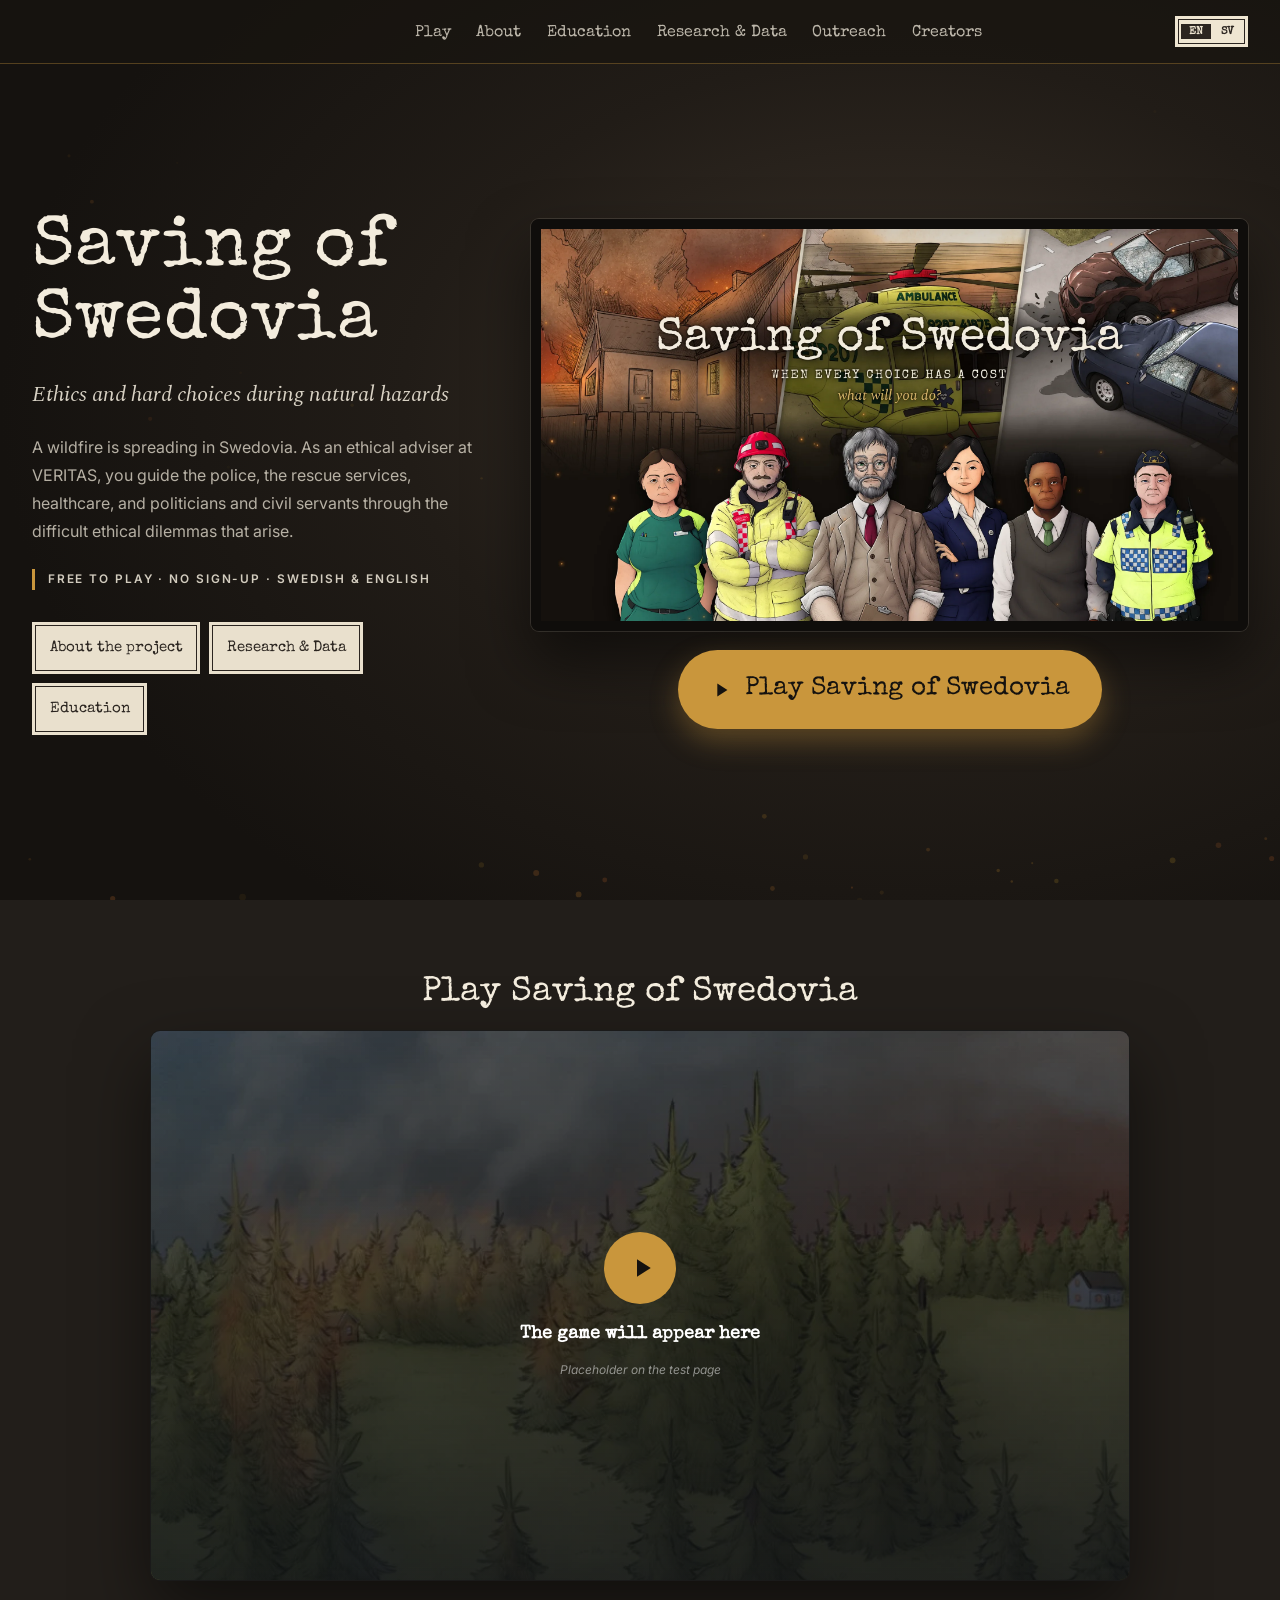
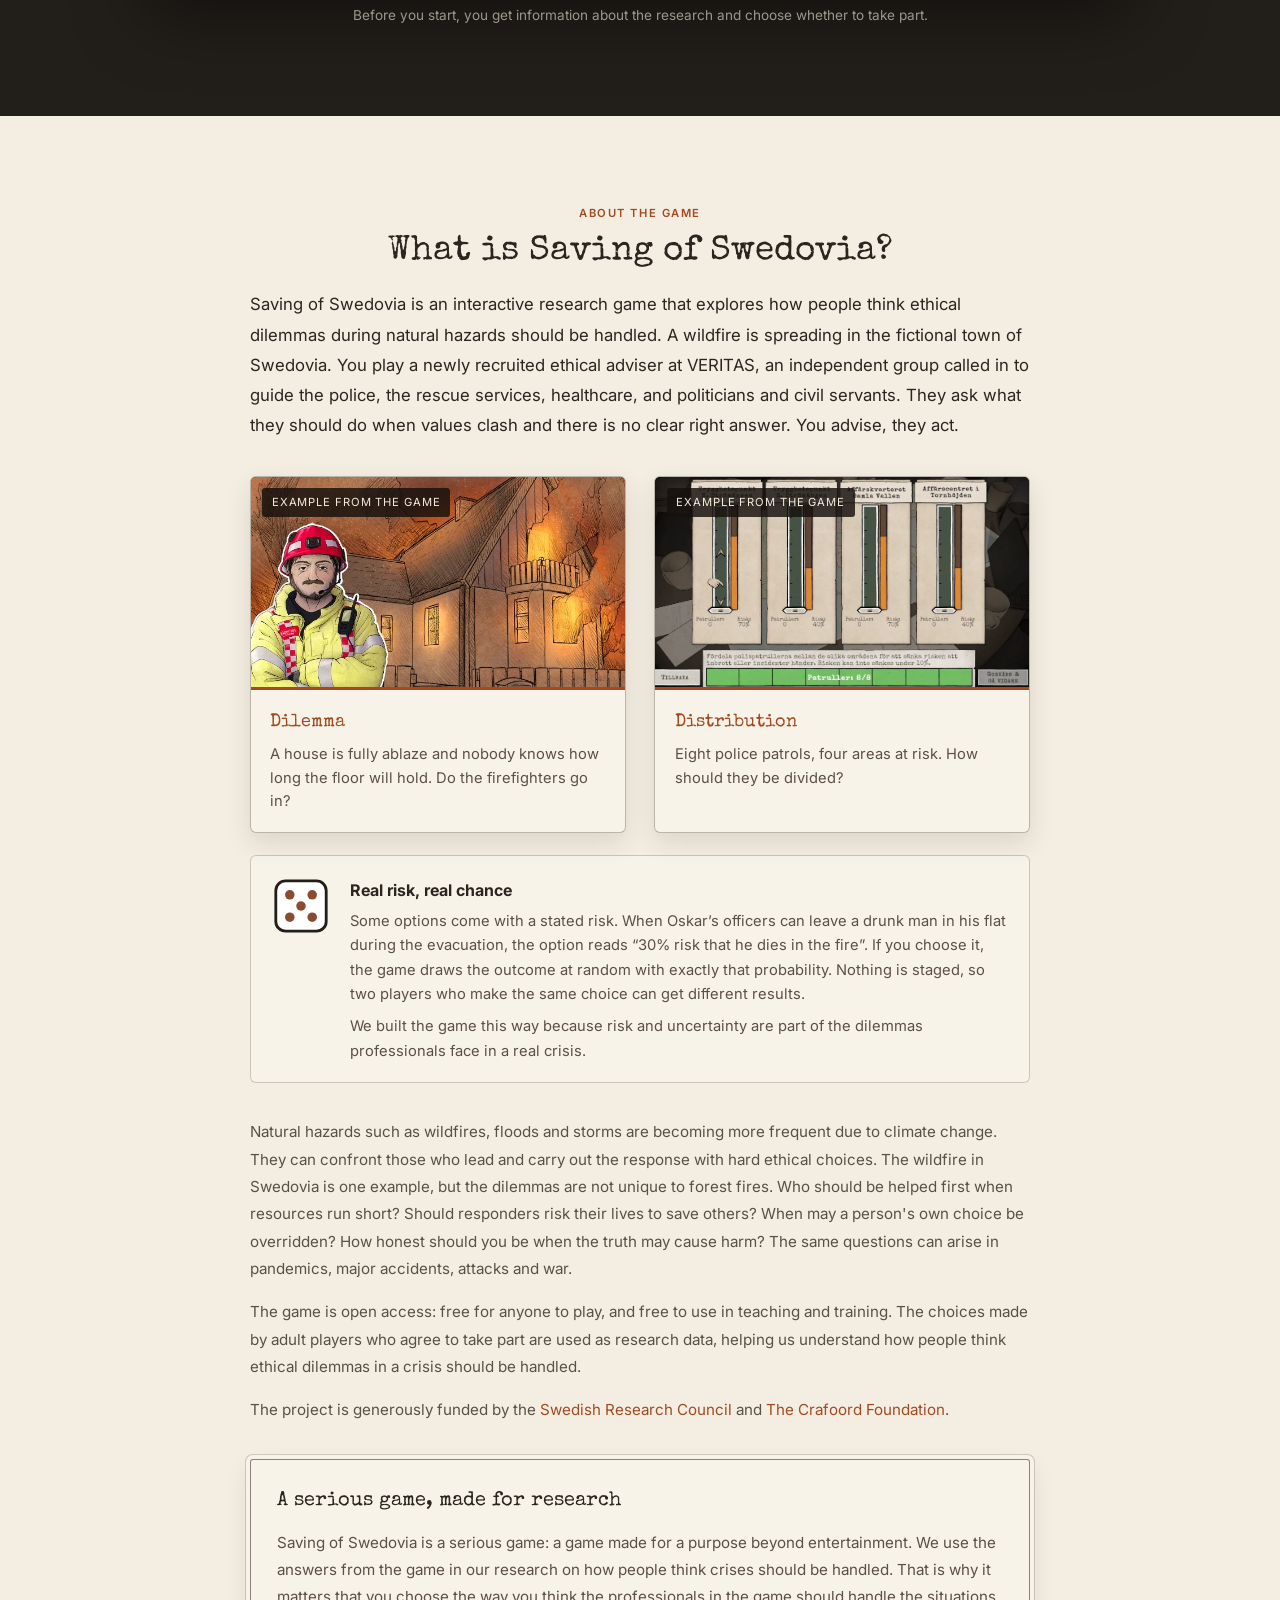
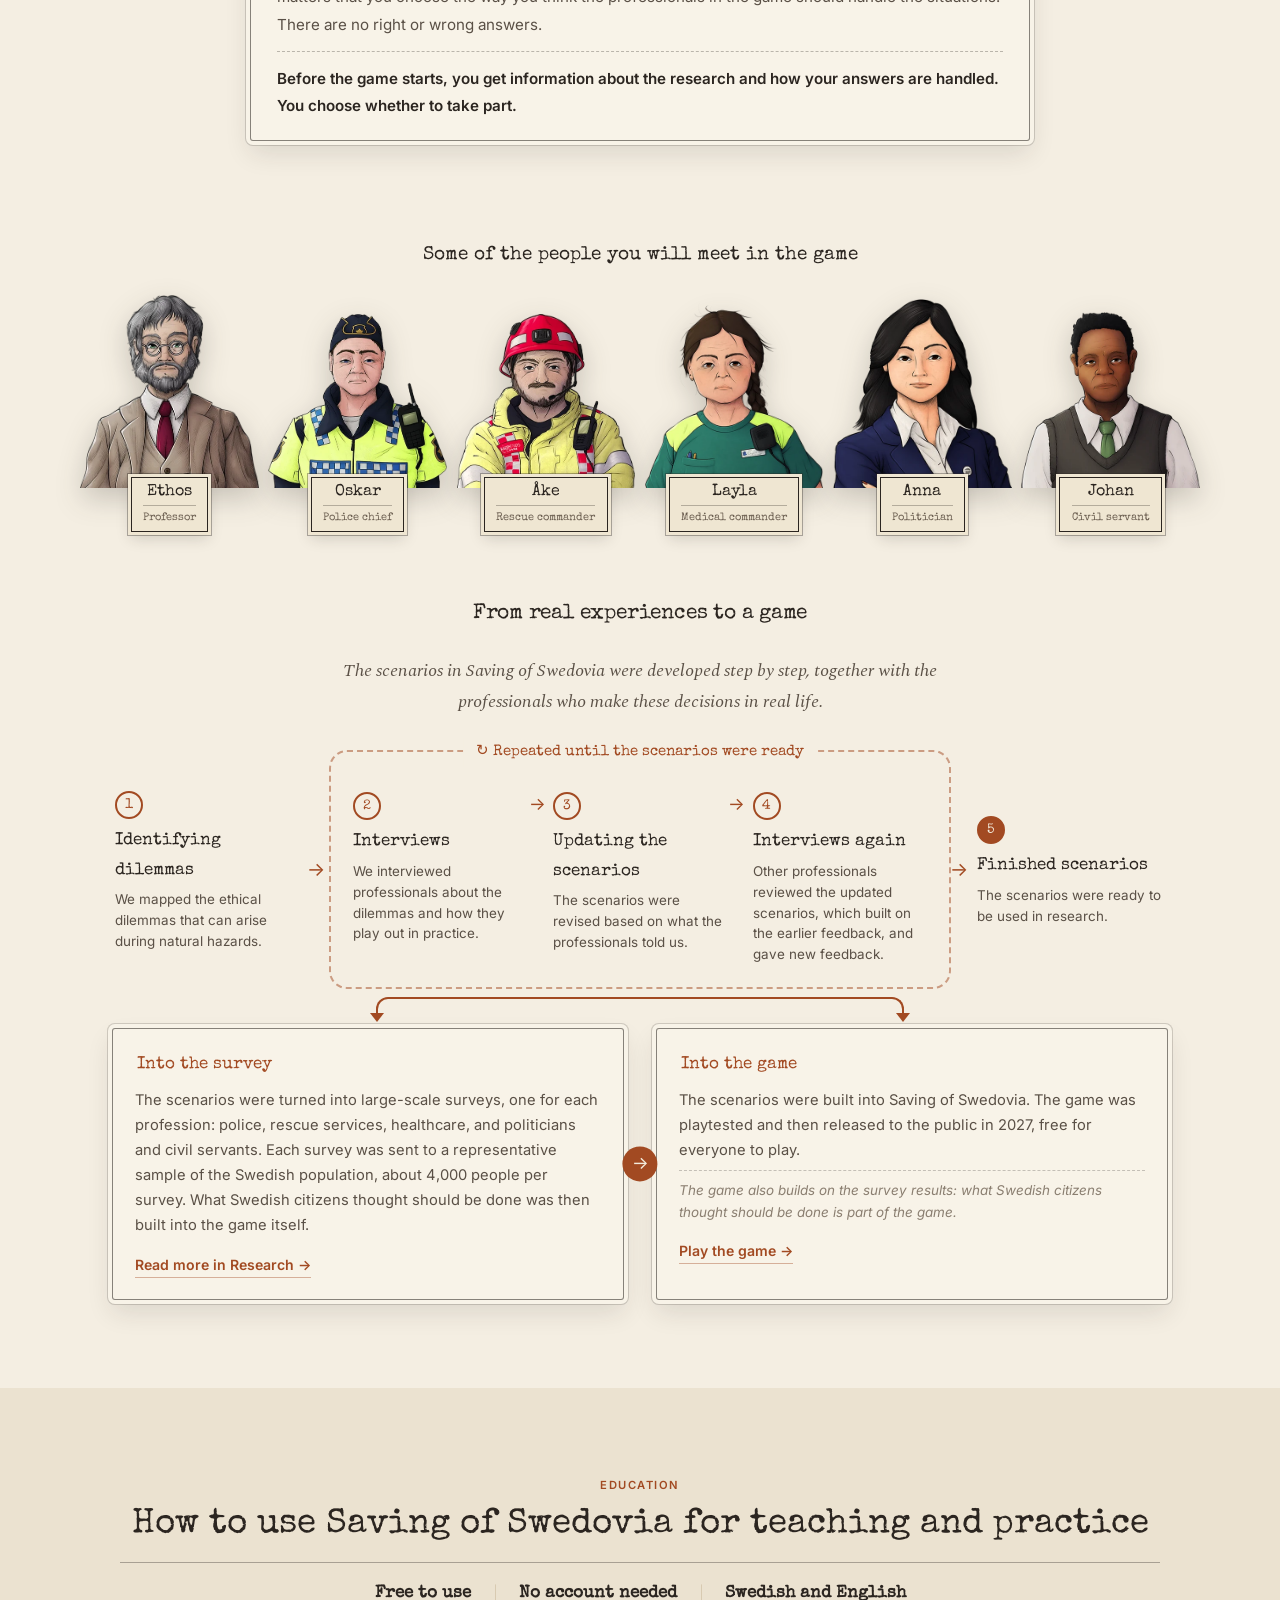
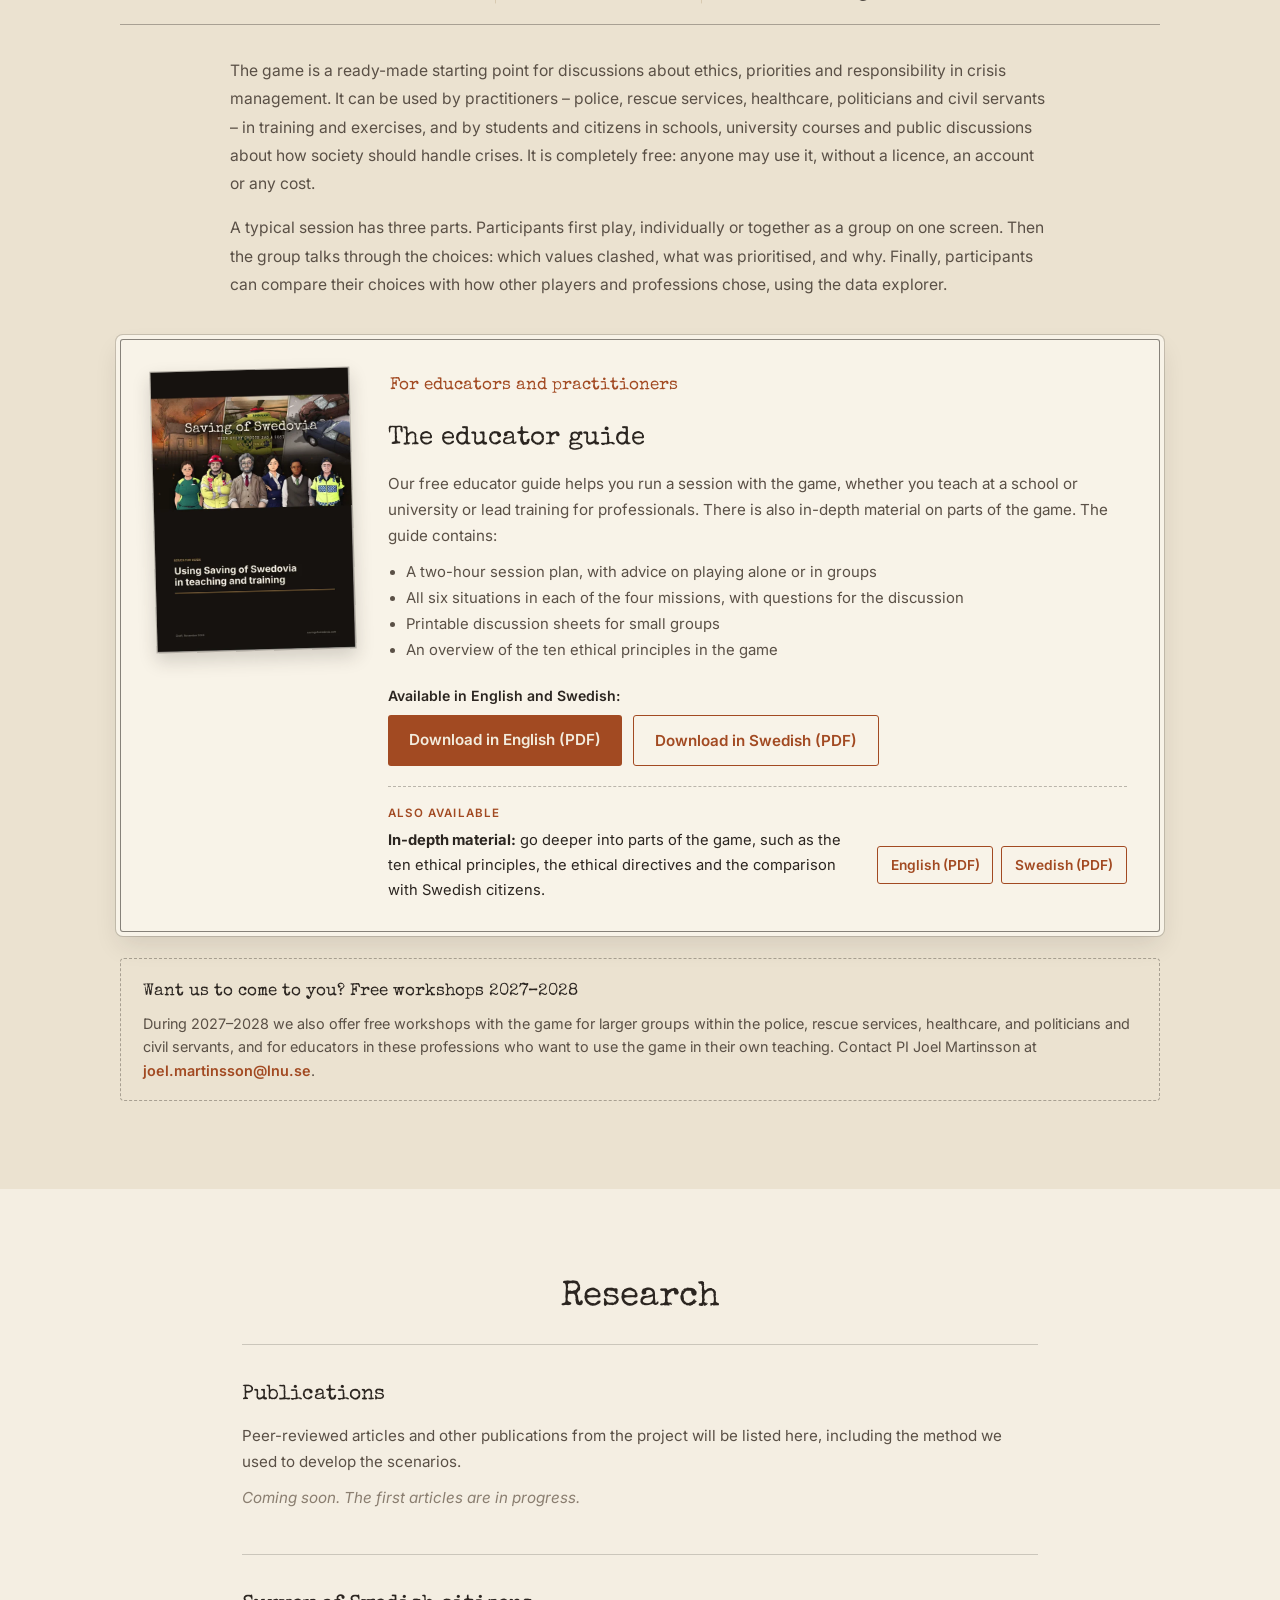
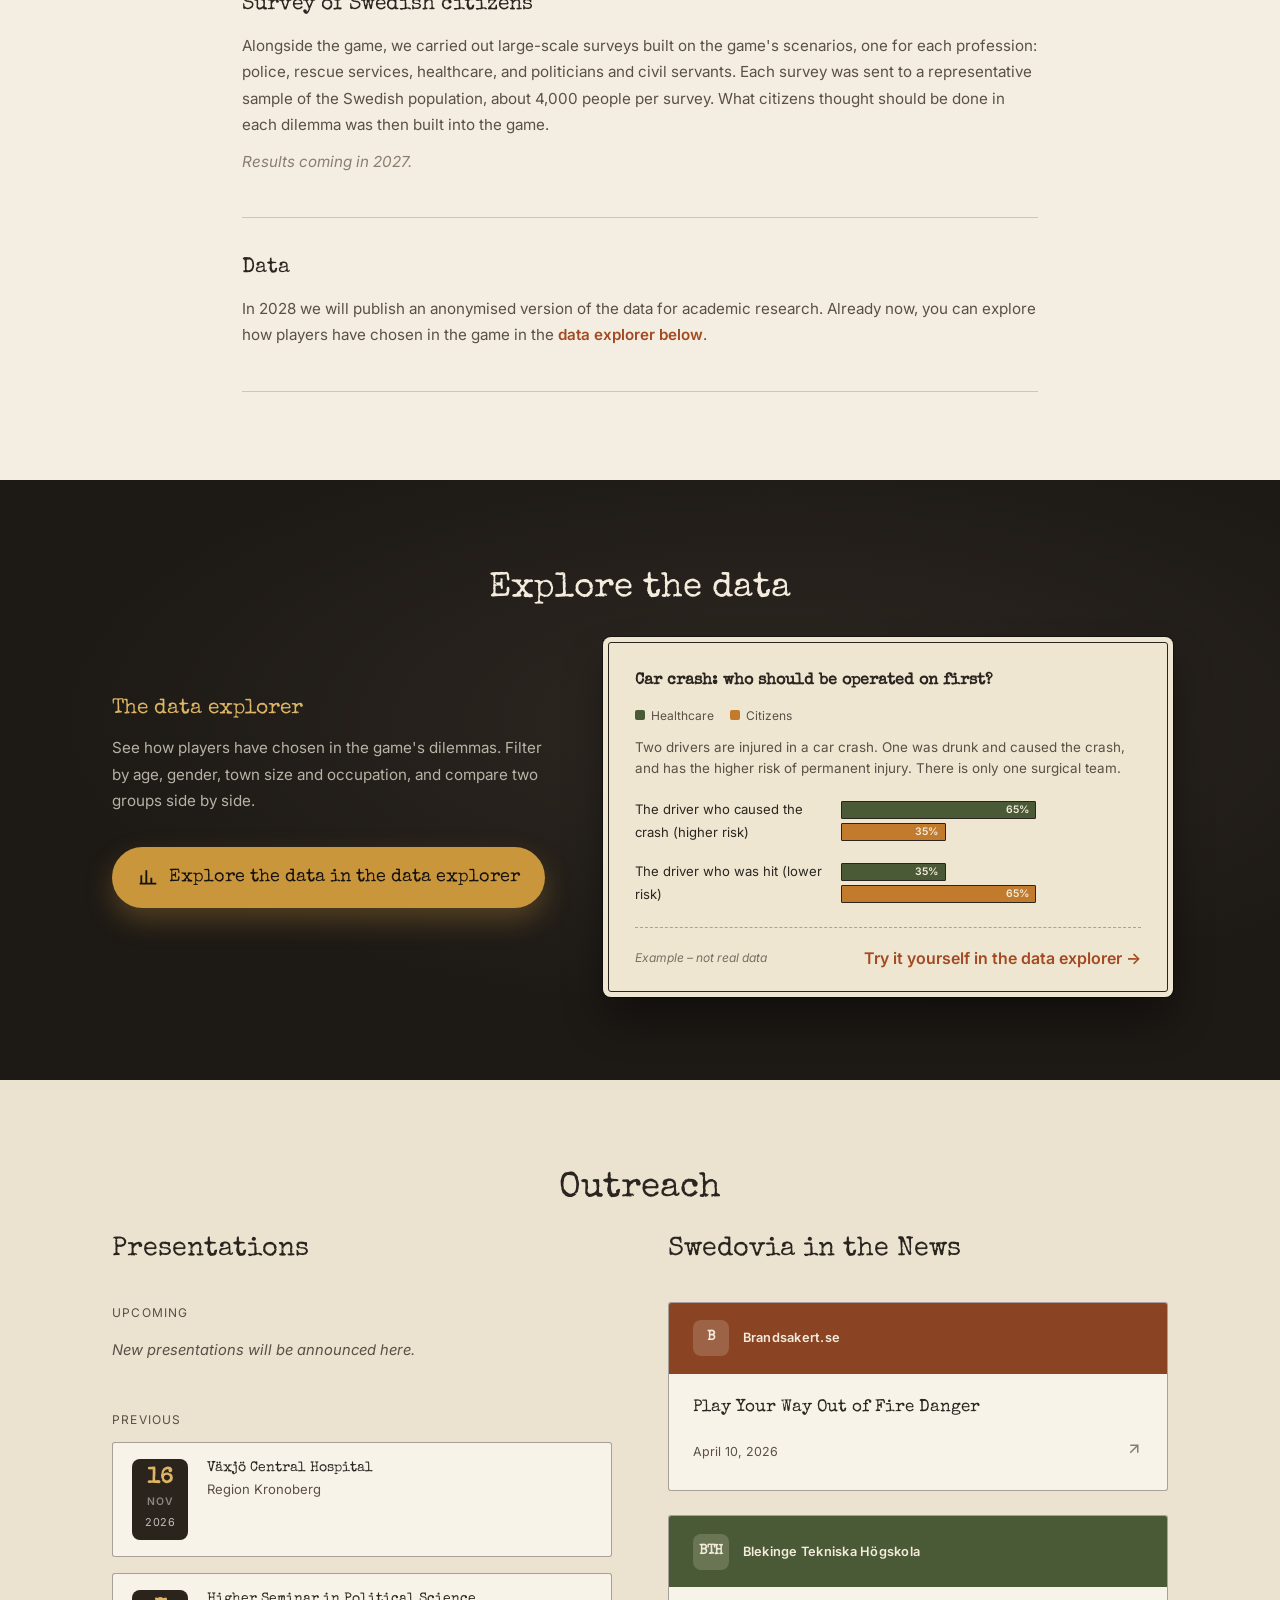
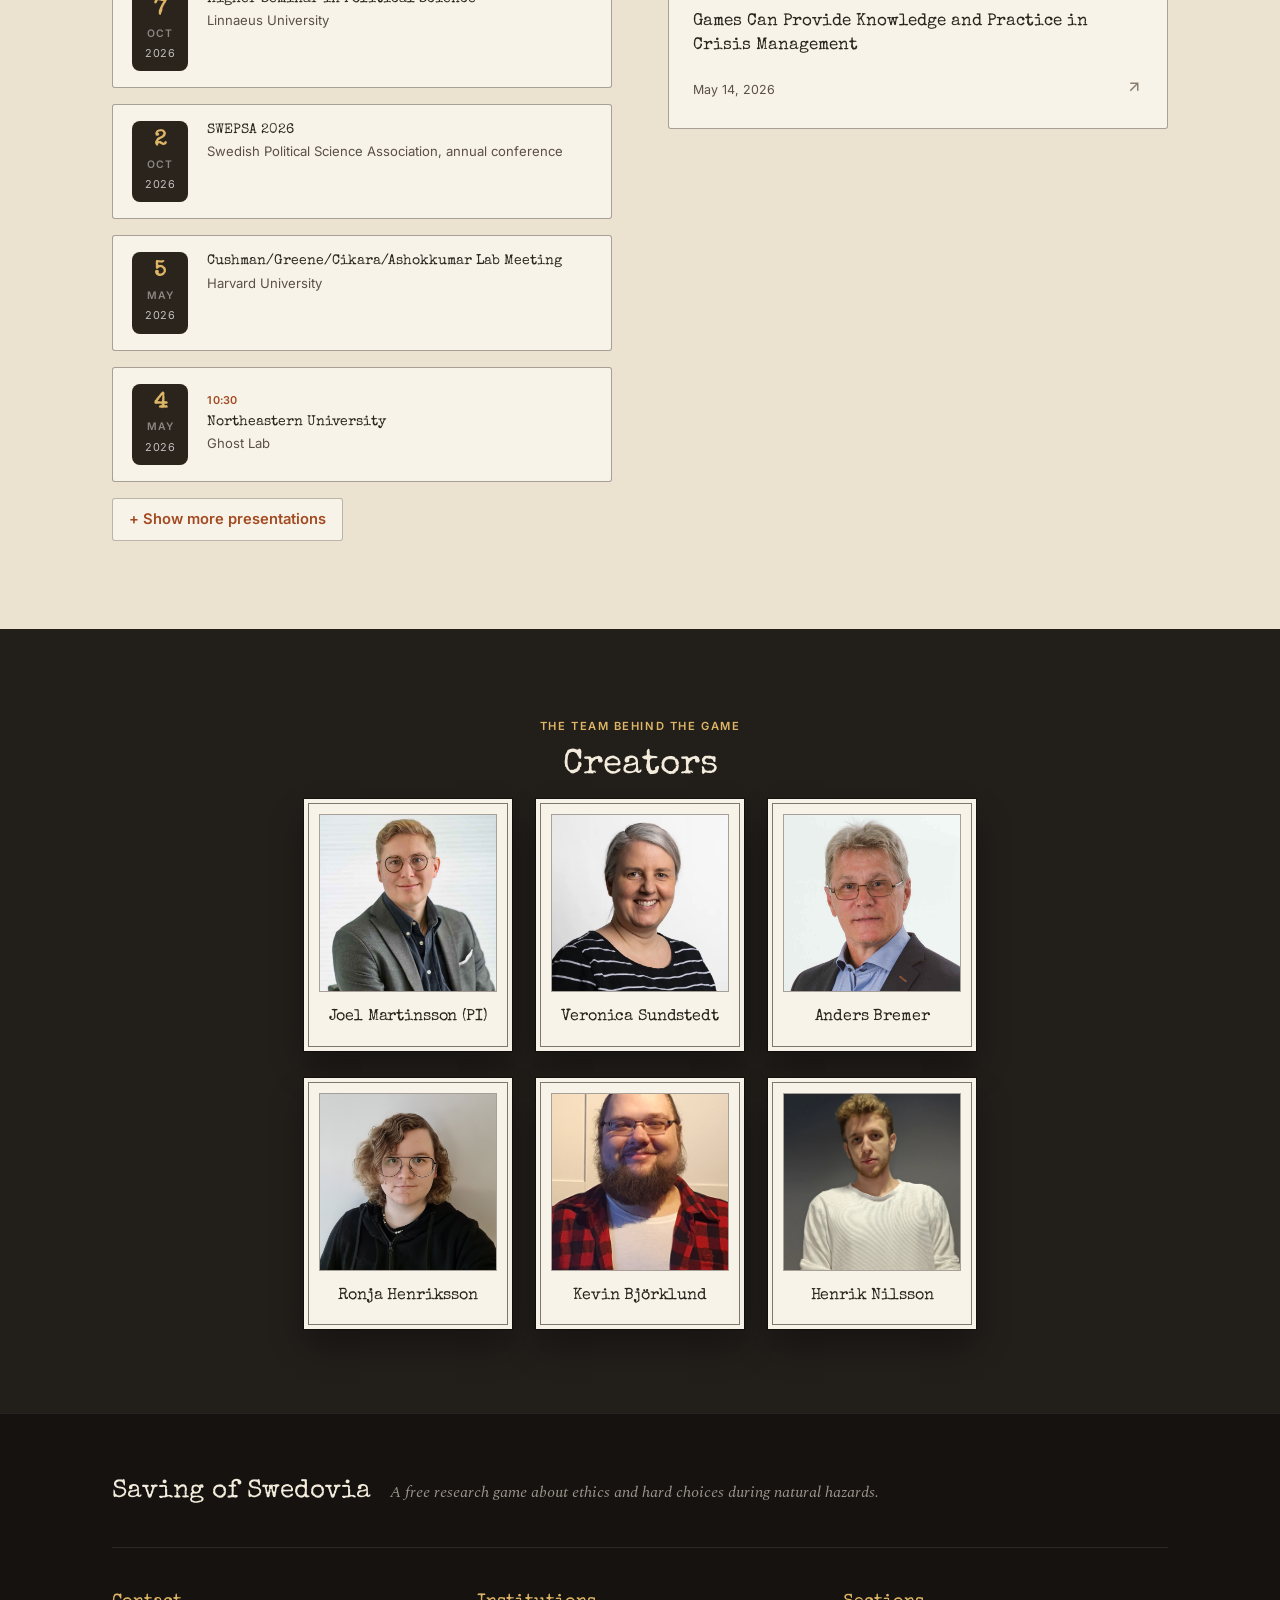
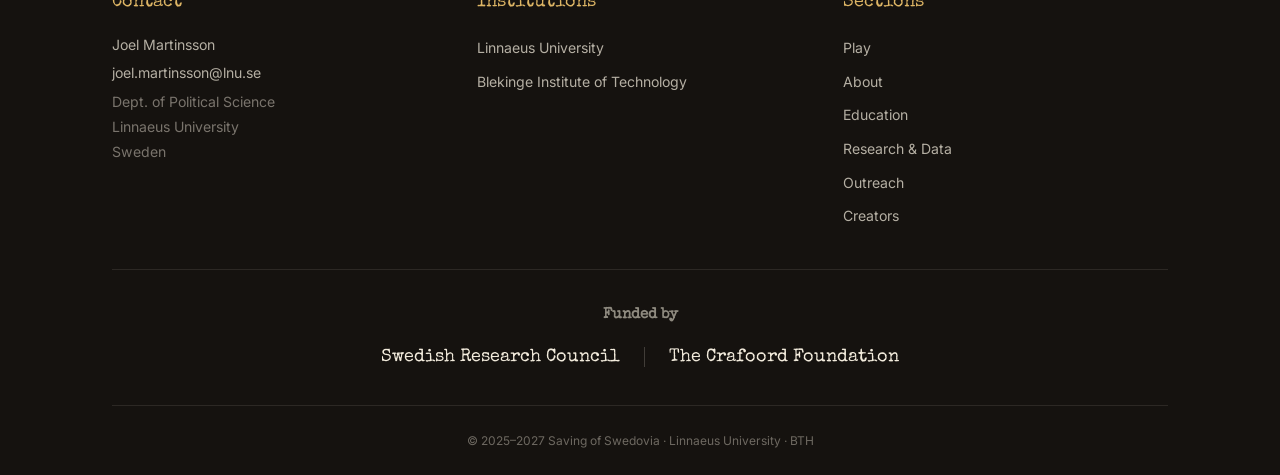
<file: index.html>
<!DOCTYPE html>
<html lang="en">
<head>
    <meta charset="UTF-8">
    <meta name="viewport" content="width=device-width, initial-scale=1.0">
    <title>Saving of Swedovia</title>
    <meta name="description" content="Saving of Swedovia is a free, open-access research game about ethical decision-making during natural hazards. Funded by the Swedish Research Council and the Crafoord Foundation.">
    <link rel="canonical" href="https://savingofswedovia.com/">

    <!-- Open Graph (Facebook, LinkedIn, etc.) -->
    <meta property="og:type" content="website">
    <meta property="og:url" content="https://savingofswedovia.com/">
    <meta property="og:title" content="Saving of Swedovia — A Free Research Game on Ethical Crisis Decisions">
    <meta property="og:description" content="A free, open-access game exploring how people think ethical dilemmas during natural hazards should be handled. A research project by Linnaeus University and BTH.">
    <meta property="og:image" content="https://savingofswedovia.com/images/og-image.png">
    <meta property="og:locale" content="en_US">
    <meta property="og:locale:alternate" content="sv_SE">
    <meta property="og:site_name" content="Saving of Swedovia">

    <!-- Twitter Card -->
    <meta name="twitter:card" content="summary_large_image">
    <meta name="twitter:title" content="Saving of Swedovia — A Free Research Game on Ethical Crisis Decisions">
    <meta name="twitter:description" content="A free, open-access game exploring how people think ethical dilemmas during natural hazards should be handled.">
    <meta name="twitter:image" content="https://savingofswedovia.com/images/og-image.png">

    <!-- Additional SEO -->
    <meta name="keywords" content="Saving of Swedovia, research game, serious game, ethical decision-making, natural hazards, wildfire, crisis management, education, simulation game, Swedish Research Council, Linnaeus University, BTH">
    <meta name="author" content="Joel Martinsson, Linnaeus University">
    <meta name="robots" content="index, follow">
    <meta name="google-site-verification" content="d3yPcQcrVs0xIo2dH055kTz5W8nP0IK_MBkobrfxz1A">

    <link rel="stylesheet" href="css/style.css?v=36">
    <link rel="preconnect" href="https://fonts.googleapis.com">
    <link rel="preconnect" href="https://fonts.gstatic.com" crossorigin>
    <link href="https://fonts.googleapis.com/css2?family=Special+Elite&family=Spectral:ital@1&family=Space+Grotesk:wght@400;500;600;700&family=Inter:wght@300;400;500;600;700&display=swap" rel="stylesheet">
    <link rel="icon" type="image/svg+xml" href="images/favicon.svg">
</head>
<body class="sos-home">

    <!-- ===== NAVIGATION ===== -->
    <nav class="navbar" id="navbar">
        <div class="nav-inner">
            <a href="#home" class="nav-logo">Saving of Swedovia</a>
            <ul class="nav-links" id="navLinks">
                <li><a href="#play" data-en="Play" data-sv="Spela">Play</a></li>
                <li><a href="#about" data-en="About" data-sv="Om spelet">About</a></li>
                <li><a href="#education" data-en="Education" data-sv="Utbildning">Education</a></li>
                <li><a href="#research" data-en="Research &amp; Data" data-sv="Forskning &amp; data">Research &amp; Data</a></li>
                <li><a href="#news" data-en="Outreach" data-sv="Föredrag &amp; media">Outreach</a></li>
                <li><a href="#team" data-en="Creators" data-sv="Skaparna">Creators</a></li>
            </ul>
            <div class="nav-right">
                <button class="lang-switch" id="langSwitch" aria-label="Switch language">
                    <span class="lang-en active">EN</span>
                    <span class="lang-sv">SV</span>
                </button>
                <button class="mobile-toggle" id="mobileToggle" aria-label="Menu">
                    <span></span><span></span><span></span>
                </button>
            </div>
        </div>
    </nav>

    <!-- ===== HERO / FRONT PAGE ===== -->
    <header id="home" class="hero sos-hero">
        <div class="hero-bg sos-hero-bg">
            <canvas id="fireCanvas" aria-hidden="true"></canvas>
        </div>
        <div class="sos-hero-inner">
            <div class="sos-hero-text">
                <h1>Saving of Swedovia</h1>
                <p class="sos-hero-sub" data-en="Ethics and hard choices during natural hazards" data-sv="Etik och svåra val vid naturkatastrofer">Ethics and hard choices during natural hazards</p>
                <p class="sos-hero-lead" data-en="A wildfire is spreading in Swedovia. As an ethical adviser at VERITAS, you guide the police, the rescue services, healthcare, and politicians and civil servants through the difficult ethical dilemmas that arise." data-sv="En skogsbrand sprider sig i staden Swedovia. Du är etisk rådgivare på VERITAS och vägleder polisen, räddningstjänsten, vården, politikerna och tjänstemännen genom de svåra dilemman som branden för med sig.">A wildfire is spreading in Swedovia. As an ethical adviser at VERITAS, you guide the police, the rescue services, healthcare, and politicians and civil servants through the difficult ethical dilemmas that arise.</p>
                <p class="sos-hero-bar" data-en="Free to play · No sign-up · Swedish &amp; English" data-sv="Gratis · Ingen inloggning · På svenska &amp; engelska">Free to play · No sign-up · Swedish &amp; English</p>
                <div class="sos-hero-tags">
                    <a href="#about" class="sos-tag" data-en="About the project" data-sv="Om projektet">About the project</a>
                    <a href="#research" class="sos-tag" data-en="Research &amp; Data" data-sv="Forskning &amp; data">Research &amp; Data</a>
                    <a href="#education" class="sos-tag" data-en="Education" data-sv="Utbildning">Education</a>
                </div>
            </div>
            <div class="sos-hero-game">
                <a href="#play" class="sos-hero-screen" aria-label="Play Saving of Swedovia">
                    <img src="images/cover-title.webp?v=3" alt="The characters of Saving of Swedovia in front of a burning house, an ambulance helicopter and a car crash">
                </a>
                <a href="#play" class="sos-hero-play">
                    <svg viewBox="0 0 24 24" width="22" height="22" fill="currentColor" aria-hidden="true"><path d="M8 5v14l11-7z"/></svg>
                    <span data-en="Play Saving of Swedovia" data-sv="Spela Saving of Swedovia">Play Saving of Swedovia</span>
                </a>
            </div>
        </div>
    </header>

    <!-- ===== THE GAME ===== -->
    <section id="play" class="section section-dark sos-play">
        <div class="container">
            <h2 class="section-heading light" data-en="Play Saving of Swedovia" data-sv="Spela Saving of Swedovia">Play Saving of Swedovia</h2>

            <!-- STAGE 2: replace this placeholder with the real game iframe (src="/build/index.html") -->
            <div class="sos-game-frame">
                <div class="sos-game-placeholder">
                    <div class="sos-game-playicon">
                        <svg viewBox="0 0 24 24" width="30" height="30" fill="currentColor" aria-hidden="true"><path d="M8 5v14l11-7z"/></svg>
                    </div>
                    <p class="sos-game-placeholder-title" data-en="The game will appear here" data-sv="Här visas spelet">The game will appear here</p>
                    <p class="sos-placeholder-note" data-en="Placeholder on the test page" data-sv="Platshållare på testsidan">Placeholder on the test page</p>
                </div>
            </div>

            <p class="sos-play-note" data-en="Before you start, you get information about the research and choose whether to take part." data-sv="Innan du börjar får du veta mer om forskningen och bestämmer själv om du vill vara med.">Before you start, you get information about the research and choose whether to take part.</p>
        </div>
    </section>

    <!-- ===== ABOUT ===== -->
    <section id="about" class="section">
        <div class="container">
            <div class="section-eyebrow" data-en="About the game" data-sv="Om spelet">About the game</div>
            <h2 class="section-heading" data-en="What is Saving of Swedovia?" data-sv="Vad är Saving of Swedovia?">What is Saving of Swedovia?</h2>

            <div class="about-content">
                <p class="lead" data-en="Saving of Swedovia is an interactive research game that explores how people think ethical dilemmas during natural hazards should be handled. A wildfire is spreading in the fictional town of Swedovia. You play a newly recruited ethical adviser at VERITAS, an independent group called in to guide the police, the rescue services, healthcare, and politicians and civil servants. They ask what they should do when values clash and there is no clear right answer. You advise, they act." data-sv="Saving of Swedovia är ett interaktivt forskningsspel om hur människor tycker att etiska dilemman vid naturkatastrofer ska hanteras. I den fiktiva staden Swedovia sprider sig en skogsbrand. Du är nyrekryterad etisk rådgivare på VERITAS, en oberoende grupp som kallas in för att vägleda polisen, räddningstjänsten, vården samt politiker och tjänstemän. De vänder sig till dig när värden står mot varandra och det inte finns något självklart rätt svar. Du ger råd, de agerar.">Saving of Swedovia is an interactive research game that explores how people think ethical dilemmas during natural hazards should be handled. A wildfire is spreading in the fictional town of Swedovia. You play a newly recruited ethical adviser at VERITAS, an independent group called in to guide the police, the rescue services, healthcare, and politicians and civil servants. They ask what they should do when values clash and there is no clear right answer. You advise, they act.</p>
                <div class="sos-about-examples">
                    <figure class="sos-ex">
                        <div class="sos-ex-img">
                            <img src="images/game-fire-dilemma.webp" alt="" loading="lazy">
                            <span class="sos-ex-badge" data-en="Example from the game" data-sv="Exempel från spelet">Example from the game</span>
                        </div>
                        <figcaption>
                            <span class="sos-ex-kind" data-en="Dilemma" data-sv="Dilemma">Dilemma</span>
                            <span class="sos-ex-text" data-en="A house is fully ablaze and nobody knows how long the floor will hold. Do the firefighters go in?" data-sv="Ett hus är övertänt och ingen vet hur länge bjälklaget håller. Ska brandmännen gå in?">A house is fully ablaze and nobody knows how long the floor will hold. Do the firefighters go in?</span>
                        </figcaption>
                    </figure>
                    <figure class="sos-ex">
                        <div class="sos-ex-img">
                            <img src="images/game-patrols.webp" alt="" loading="lazy">
                            <span class="sos-ex-badge" data-en="Example from the game" data-sv="Exempel från spelet">Example from the game</span>
                        </div>
                        <figcaption>
                            <span class="sos-ex-kind" data-en="Distribution" data-sv="Fördelning">Distribution</span>
                            <span class="sos-ex-text" data-en="Eight police patrols, four areas at risk. How should they be divided?" data-sv="Åtta polispatruller, fyra utsatta områden. Hur ska de fördelas?">Eight police patrols, four areas at risk. How should they be divided?</span>
                        </figcaption>
                    </figure>
                </div>
                <div class="sos-chance">
                    <svg class="sos-chance-die" viewBox="0 0 40 40" aria-hidden="true"><rect x="2" y="2" width="36" height="36" rx="7" fill="#fff" stroke="#211d19" stroke-width="2"/><circle cx="12" cy="12" r="3.4" fill="#8c4a2f"/><circle cx="28" cy="12" r="3.4" fill="#8c4a2f"/><circle cx="20" cy="20" r="3.4" fill="#8c4a2f"/><circle cx="12" cy="28" r="3.4" fill="#8c4a2f"/><circle cx="28" cy="28" r="3.4" fill="#8c4a2f"/></svg>
                    <div>
                        <h4 data-en="Real risk, real chance" data-sv="Riskerna är på riktigt">Real risk, real chance</h4>
                        <p data-en="Some options come with a stated risk. When Oskar&#8217;s officers can leave a drunk man in his flat during the evacuation, the option reads &#8220;30% risk that he dies in the fire&#8221;. If you choose it, the game draws the outcome at random with exactly that probability. Nothing is staged, so two players who make the same choice can get different results." data-sv="Vissa val har en utskriven risk. Oskars poliser kan till exempel låta en berusad man stanna kvar i sin lägenhet under evakueringen, och då står det &#8221;30% risk att han omkommer i branden&#8221;. Väljer du det alternativet lottar spelet fram utfallet med exakt den sannolikheten. Inget är riggat, så två spelare som väljer likadant kan få olika utfall.">Some options come with a stated risk. When Oskar&#8217;s officers can leave a drunk man in his flat during the evacuation, the option reads &#8220;30% risk that he dies in the fire&#8221;. If you choose it, the game draws the outcome at random with exactly that probability. Nothing is staged, so two players who make the same choice can get different results.</p>
                        <p data-en="We built the game this way because risk and uncertainty are part of the dilemmas professionals face in a real crisis." data-sv="Det är ett medvetet val. I en verklig kris är risk och osäkerhet en del av de dilemman som yrkesverksamma ställs inför.">We built the game this way because risk and uncertainty are part of the dilemmas professionals face in a real crisis.</p>
                    </div>
                </div>

                <p data-en="Natural hazards such as wildfires, floods and storms are becoming more frequent due to climate change. They can confront those who lead and carry out the response with hard ethical choices. The wildfire in Swedovia is one example, but the dilemmas are not unique to forest fires. Who should be helped first when resources run short? Should responders risk their lives to save others? When may a person&#39;s own choice be overridden? How honest should you be when the truth may cause harm? The same questions can arise in pandemics, major accidents, attacks and war." data-sv="Skogsbränder, översvämningar, stormar och andra naturkatastrofer blir allt vanligare när klimatet förändras. För dem som leder och genomför insatserna kan de innebära svåra etiska val. Branden i Swedovia är ett exempel, men dilemmana finns inte bara vid skogsbränder. Vem ska få hjälp först när resurserna inte räcker? Ska personalen riskera livet för att rädda andra? När får man gå emot en människas eget val? Hur ärlig ska man vara när sanningen kan skada? Samma frågor dyker upp vid pandemier, stora olyckor, attentat och krig.">Natural hazards such as wildfires, floods and storms are becoming more frequent due to climate change. They can confront those who lead and carry out the response with hard ethical choices. The wildfire in Swedovia is one example, but the dilemmas are not unique to forest fires. Who should be helped first when resources run short? Should responders risk their lives to save others? When may a person&#39;s own choice be overridden? How honest should you be when the truth may cause harm? The same questions can arise in pandemics, major accidents, attacks and war.</p>

                <p data-en="The game is open access: free for anyone to play, and free to use in teaching and training. The choices made by adult players who agree to take part are used as research data, helping us understand how people think ethical dilemmas in a crisis should be handled." data-sv="Spelet är öppet för alla. Det är gratis att spela och fritt att använda i undervisning och utbildning. När vuxna spelare samtycker till att delta används deras val som forskningsdata. Så lär vi oss mer om hur människor tycker att etiska dilemman i en kris ska hanteras.">The game is open access: free for anyone to play, and free to use in teaching and training. The choices made by adult players who agree to take part are used as research data, helping us understand how people think ethical dilemmas in a crisis should be handled.</p>

                <p data-en="The project is generously funded by the &lt;a href='https://www.vr.se/english.html' target='_blank' rel='noopener'&gt;Swedish Research Council&lt;/a&gt; and &lt;a href='https://www.crafoord.se/en/' target='_blank' rel='noopener'&gt;The Crafoord Foundation&lt;/a&gt;." data-sv="Projektet har fått generöst stöd från &lt;a href='https://www.vr.se/english.html' target='_blank' rel='noopener'&gt;Vetenskapsrådet&lt;/a&gt; och &lt;a href='https://www.crafoord.se/en/' target='_blank' rel='noopener'&gt;Crafoordska stiftelsen&lt;/a&gt;.">The project is generously funded by the <a href="https://www.vr.se/english.html" target="_blank" rel="noopener">Swedish Research Council</a> and <a href="https://www.crafoord.se/en/" target="_blank" rel="noopener">The Crafoord Foundation</a>.</p>

                <div class="sos-paper sos-serious">
                    <h3 data-en="A serious game, made for research" data-sv="Ett seriöst spel – för forskningens skull">A serious game, made for research</h3>
                    <p data-en="Saving of Swedovia is a serious game: a game made for a purpose beyond entertainment. We use the answers from the game in our research on how people think crises should be handled. That is why it matters that you choose the way you think the professionals in the game should handle the situations. There are no right or wrong answers." data-sv="Saving of Swedovia är ett så kallat seriöst spel, alltså ett spel som har ett annat syfte än att underhålla. Vi använder svaren i vår forskning om hur människor tycker att kriser ska hanteras. Välj därför så som du tycker att de yrkesverksamma i spelet borde göra. Det finns inga rätta eller fel svar.">Saving of Swedovia is a serious game: a game made for a purpose beyond entertainment. We use the answers from the game in our research on how people think crises should be handled. That is why it matters that you choose the way you think the professionals in the game should handle the situations. There are no right or wrong answers.</p>
                    <p class="sos-serious-note" data-en="Before the game starts, you get information about the research and how your answers are handled. You choose whether to take part." data-sv="Innan spelet börjar får du veta mer om forskningen och om hur dina svar hanteras. Sedan bestämmer du själv om du vill delta.">Before the game starts, you get information about the research and how your answers are handled. You choose whether to take part.</p>
                </div>
            </div>

            <div class="sos-inside">
                <div class="sos-inside-grid">
                    <div class="sos-cast">
                        <h4 class="sos-cast-heading" data-en="Some of the people you will meet in the game" data-sv="Några av dem du möter i spelet">Some of the people you will meet in the game</h4>
                        <div class="sos-cast-row">
                        <figure class="sos-cast-person">
                            <img src="images/cast-ethos.webp" alt="Professor Ethos" loading="lazy">
                            <figcaption class="sos-cast-tag"><span class="sos-cast-name">Ethos</span><span class="sos-cast-role" data-en="Professor" data-sv="Professor">Professor</span></figcaption>
                        </figure>
                        <figure class="sos-cast-person">
                            <img src="images/cast-oskar.webp?v=2" alt="Oskar" loading="lazy">
                            <figcaption class="sos-cast-tag"><span class="sos-cast-name">Oskar</span><span class="sos-cast-role" data-en="Police chief" data-sv="Polischef">Police chief</span></figcaption>
                        </figure>
                        <figure class="sos-cast-person">
                            <img src="images/cast-ake.webp" alt="Åke" loading="lazy">
                            <figcaption class="sos-cast-tag"><span class="sos-cast-name">Åke</span><span class="sos-cast-role" data-en="Rescue commander" data-sv="Insatsledare">Rescue commander</span></figcaption>
                        </figure>
                        <figure class="sos-cast-person">
                            <img src="images/cast-layla.webp" alt="Layla" loading="lazy">
                            <figcaption class="sos-cast-tag"><span class="sos-cast-name">Layla</span><span class="sos-cast-role" data-en="Medical commander" data-sv="Sjukvårdsledare">Medical commander</span></figcaption>
                        </figure>
                        <figure class="sos-cast-person">
                            <img src="images/cast-anna.webp" alt="Anna" loading="lazy">
                            <figcaption class="sos-cast-tag"><span class="sos-cast-name">Anna</span><span class="sos-cast-role" data-en="Politician" data-sv="Politiker">Politician</span></figcaption>
                        </figure>
                        <figure class="sos-cast-person">
                            <img src="images/cast-johan.webp" alt="Johan" loading="lazy">
                            <figcaption class="sos-cast-tag"><span class="sos-cast-name">Johan</span><span class="sos-cast-role" data-en="Civil servant" data-sv="Tjänsteman">Civil servant</span></figcaption>
                        </figure>
                        </div>
                    </div>
                </div>
            </div>

            <div class="sos-loop" id="made">
                <h3 class="phases-heading" data-en="From real experiences to a game" data-sv="Så blev verkliga erfarenheter ett spel">From real experiences to a game</h3>
                <p class="sos-loop-intro" data-en="The scenarios in Saving of Swedovia were developed step by step, together with the professionals who make these decisions in real life." data-sv="Scenarierna i Saving of Swedovia växte fram steg för steg, tillsammans med de yrkesverksamma som fattar den här sortens beslut på riktigt.">The scenarios in Saving of Swedovia were developed step by step, together with the professionals who make these decisions in real life.</p>

                <div class="sos-loop-flow">
                        <div class="sos-loop-step">
                            <span class="sos-loop-n">1</span>
                            <h4 data-en="Identifying dilemmas" data-sv="Kartläggning av dilemman">Identifying dilemmas</h4>
                            <p data-en="We mapped the ethical dilemmas that can arise during natural hazards." data-sv="Vi tog reda på vilka etiska dilemman som kan uppstå vid naturkatastrofer.">We mapped the ethical dilemmas that can arise during natural hazards.</p>
                        </div>
                    <div class="sos-loop-cycle">
                        <span class="sos-loop-tag" data-en="↻ Repeated until the scenarios were ready" data-sv="↻ Gjordes om tills scenarierna var klara">↻ Repeated until the scenarios were ready</span>
                        <div class="sos-loop-step">
                            <span class="sos-loop-n">2</span>
                            <h4 data-en="Interviews" data-sv="Intervjuer">Interviews</h4>
                            <p data-en="We interviewed professionals about the dilemmas and how they play out in practice." data-sv="Vi intervjuade yrkesverksamma om dilemmana och om hur de ser ut i verkligheten.">We interviewed professionals about the dilemmas and how they play out in practice.</p>
                        </div>
                        <div class="sos-loop-step">
                            <span class="sos-loop-n">3</span>
                            <h4 data-en="Updating the scenarios" data-sv="Reviderade scenarier">Updating the scenarios</h4>
                            <p data-en="The scenarios were revised based on what the professionals told us." data-sv="Vi skrev om scenarierna utifrån det som de yrkesverksamma berättade.">The scenarios were revised based on what the professionals told us.</p>
                        </div>
                        <div class="sos-loop-step">
                            <span class="sos-loop-n">4</span>
                            <h4 data-en="Interviews again" data-sv="Nya intervjuer">Interviews again</h4>
                            <p data-en="Other professionals reviewed the updated scenarios, which built on the earlier feedback, and gave new feedback." data-sv="Andra yrkesverksamma granskade scenarierna, som nu byggde på den tidigare återkopplingen, och kom med nya synpunkter.">Other professionals reviewed the updated scenarios, which built on the earlier feedback, and gave new feedback.</p>
                        </div>
                    </div>
                        <div class="sos-loop-step sos-loop-step--done">
                            <span class="sos-loop-n">5</span>
                            <h4 data-en="Finished scenarios" data-sv="Färdiga scenarier">Finished scenarios</h4>
                            <p data-en="The scenarios were ready to be used in research." data-sv="Nu var scenarierna redo att användas i forskningen.">The scenarios were ready to be used in research.</p>
                        </div>
                </div>

                <div class="sos-loop-fork sos-loop-fork--seq">
                    <span class="sos-fork-arrow sos-fork-arrow--l" aria-hidden="true"></span><span class="sos-fork-arrow sos-fork-arrow--r" aria-hidden="true"></span>
                    <div class="sos-paper sos-loop-out">
                        <span class="sos-shot-kicker" data-en="Into the survey" data-sv="Vidare till enkäten">Into the survey</span>
                        <p data-en="The scenarios were turned into large-scale surveys, one for each profession: police, rescue services, healthcare, and politicians and civil servants. Each survey was sent to a representative sample of the Swedish population, about 4,000 people per survey. What Swedish citizens thought should be done was then built into the game itself." data-sv="Scenarierna blev till storskaliga enkäter, en för varje yrkesgrupp: polis, räddningstjänst, vård samt politiker och tjänstemän. Varje enkät gick ut till ett representativt urval av Sveriges befolkning, omkring 4 000 personer per enkät. Medborgarnas svar om vad som borde göras byggdes sedan in i själva spelet.">The scenarios were turned into large-scale surveys, one for each profession: police, rescue services, healthcare, and politicians and civil servants. Each survey was sent to a representative sample of the Swedish population, about 4,000 people per survey. What Swedish citizens thought should be done was then built into the game itself.</p>
                        <a href="#survey" class="sos-process-link" data-en="Read more in Research →" data-sv="Läs mer under Forskning →">Read more in Research →</a>
                    </div>
                    <div class="sos-paper sos-loop-out">
                        <span class="sos-shot-kicker" data-en="Into the game" data-sv="Vidare till spelet">Into the game</span>
                        <p data-en="The scenarios were built into Saving of Swedovia. The game was playtested and then released to the public in 2027, free for everyone to play." data-sv="Scenarierna byggdes in i Saving of Swedovia. Efter speltester släpptes spelet för allmänheten 2027, gratis för alla.">The scenarios were built into Saving of Swedovia. The game was playtested and then released to the public in 2027, free for everyone to play.</p>
                        <p class="sos-loop-small" data-en="The game also builds on the survey results: what Swedish citizens thought should be done is part of the game." data-sv="Enkätresultaten finns också med: det som svenska medborgare tyckte borde göras är inbyggt i spelet.">The game also builds on the survey results: what Swedish citizens thought should be done is part of the game.</p>
                        <a href="#play" class="sos-process-link" data-en="Play the game →" data-sv="Börja spela →">Play the game →</a>
                    </div>
                </div>
            </div>
        </div>
    </section>

    <!-- ===== EDUCATION ===== -->
    <section id="education" class="section section-alt">
        <div class="container">
            <div class="section-eyebrow" data-en="Education" data-sv="Utbildning">Education</div>
            <h2 class="section-heading" data-en="How to use Saving of Swedovia for teaching and practice" data-sv="Saving of Swedovia i undervisning och övning">How to use Saving of Swedovia for teaching and practice</h2>

            <ul class="sos-free-strip">
                <li data-en="Free to use" data-sv="Gratis att använda">Free to use</li>
                <li data-en="No account needed" data-sv="Inget konto behövs">No account needed</li>
                <li data-en="Swedish and English" data-sv="På svenska och engelska">Swedish and English</li>
            </ul>

            <div class="sos-edu-intro sos-edu-intro--stack">
                <div class="sos-prose">
                    <p data-en="The game is a ready-made starting point for discussions about ethics, priorities and responsibility in crisis management. It can be used by practitioners – police, rescue services, healthcare, politicians and civil servants – in training and exercises, and by students and citizens in schools, university courses and public discussions about how society should handle crises. It is completely free: anyone may use it, without a licence, an account or any cost." data-sv="Spelet ger en färdig grund för samtal om etik, prioriteringar och ansvar i krishantering. Yrkesverksamma inom polis, räddningstjänst och vård, liksom politiker och tjänstemän, kan använda det i utbildningar och övningar. Elever, studenter och andra medborgare kan använda det i skolan, på universitetskurser och i diskussioner om hur samhället ska hantera kriser. Det är helt gratis: alla får använda det, utan licens, konto eller kostnad.">The game is a ready-made starting point for discussions about ethics, priorities and responsibility in crisis management. It can be used by practitioners – police, rescue services, healthcare, politicians and civil servants – in training and exercises, and by students and citizens in schools, university courses and public discussions about how society should handle crises. It is completely free: anyone may use it, without a licence, an account or any cost.</p>
                    <p data-en="A typical session has three parts. Participants first play, individually or together as a group on one screen. Then the group talks through the choices: which values clashed, what was prioritised, and why. Finally, participants can compare their choices with how other players and professions chose, using the data explorer." data-sv="Ett typiskt pass består av tre delar. Först spelar deltagarna, var för sig eller i grupp framför en gemensam skärm. Sedan går gruppen igenom valen: vilka värden stod mot varandra, vad fick gå före och varför? Till sist kan deltagarna jämföra sina val med hur andra spelare och yrkesgrupper valde, i datautforskaren.">A typical session has three parts. Participants first play, individually or together as a group on one screen. Then the group talks through the choices: which values clashed, what was prioritised, and why. Finally, participants can compare their choices with how other players and professions chose, using the data explorer.</p>
                </div>
            </div>

            <div class="sos-paper sos-guide">
                <a href="downloads/saving-of-swedovia-educator-guide.pdf" class="sos-guide-cover" download><img src="images/guide-cover.webp?v=3" alt="Cover of the educator guide" loading="lazy"></a>
                <div class="sos-guide-text">
                    <span class="sos-shot-kicker" data-en="For educators and practitioners" data-sv="För lärare, utbildare och yrkesverksamma">For educators and practitioners</span>
                    <h3 data-en="The educator guide" data-sv="Lärarhandledningen">The educator guide</h3>
                    <p data-en="Our free educator guide helps you run a session with the game, whether you teach at a school or university or lead training for professionals. There is also in-depth material on parts of the game. The guide contains:" data-sv="Med vår kostnadsfria lärarhandledning kan du hålla ett pass med spelet, oavsett om du undervisar i skolan eller på universitetet eller utbildar yrkesverksamma. Det finns också fördjupningsmaterial om delar av spelet. I handledningen finns:">Our free educator guide helps you run a session with the game, whether you teach at a school or university or lead training for professionals. There is also in-depth material on parts of the game. The guide contains:</p>
                    <ul class="sos-guide-list">
                        <li data-en="A two-hour session plan, with advice on playing alone or in groups" data-sv="Ett färdigt upplägg för två timmar, med tips om att spela enskilt eller i grupp">A two-hour session plan, with advice on playing alone or in groups</li>
                        <li data-en="All six situations in each of the four missions, with questions for the discussion" data-sv="Alla sex situationer i vart och ett av de fyra uppdragen, med frågor att diskutera">All six situations in each of the four missions, with questions for the discussion</li>
                        <li data-en="Printable discussion sheets for small groups" data-sv="Diskussionsunderlag att skriva ut för mindre grupper">Printable discussion sheets for small groups</li>
                        <li data-en="An overview of the ten ethical principles in the game" data-sv="En översikt över spelets tio etiska principer">An overview of the ten ethical principles in the game</li>
                    </ul>
                    <p class="sos-guide-langs" data-en="Available in English and Swedish:" data-sv="Finns på engelska och svenska:">Available in English and Swedish:</p>
                    <div class="sos-guide-btns">
                        <a href="downloads/saving-of-swedovia-educator-guide.pdf" class="sos-guide-btn" download data-en="Download in English (PDF)" data-sv="Ladda ner på engelska (PDF)">Download in English (PDF)</a>
                        <a href="downloads/saving-of-swedovia-lararhandledning.pdf" class="sos-guide-btn sos-guide-btn--alt" download data-en="Download in Swedish (PDF)" data-sv="Ladda ner på svenska (PDF)">Download in Swedish (PDF)</a>
                    </div>
                    <div class="sos-indepth">
                        <span class="sos-indepth-kicker" data-en="Also available" data-sv="Finns också">Also available</span>
                        <p><b data-en="In-depth material:" data-sv="Fördjupningsmaterial:">In-depth material:</b> <span data-en="go deeper into parts of the game, such as the ten ethical principles, the ethical directives and the comparison with Swedish citizens." data-sv="gå djupare i delar av spelet, som de tio etiska principerna, de etiska direktiven och jämförelsen med svenska medborgare.">go deeper into parts of the game, such as the ten ethical principles, the ethical directives and the comparison with Swedish citizens.</span></p>
                        <div class="sos-indepth-btns">
                            <a href="downloads/saving-of-swedovia-in-depth-material.pdf" download data-en="English (PDF)" data-sv="Engelska (PDF)">English (PDF)</a>
                            <a href="downloads/saving-of-swedovia-fordjupningsmaterial.pdf" download data-en="Swedish (PDF)" data-sv="Svenska (PDF)">Swedish (PDF)</a>
                        </div>
                    </div>
                </div>
            </div>

            <div class="sos-workshop-note">
                <h4 data-en="Want us to come to you? Free workshops 2027–2028" data-sv="Vill ni att vi kommer till er? Kostnadsfria workshoppar 2027–2028">Want us to come to you? Free workshops 2027–2028</h4>
                <p data-en="During 2027–2028 we also offer free workshops with the game for larger groups within the police, rescue services, healthcare, and politicians and civil servants, and for educators in these professions who want to use the game in their own teaching. Contact PI Joel Martinsson at &lt;a href='mailto:joel.martinsson@lnu.se'&gt;joel.martinsson@lnu.se&lt;/a&gt;." data-sv="Under 2027–2028 erbjuder vi även kostnadsfria workshoppar med spelet för större grupper inom polis, räddningstjänst och hälso- och sjukvård, för politiker och tjänstemän, och för utbildare inom dessa yrken som vill använda spelet i sin egen undervisning. Hör av dig till projektledaren Joel Martinsson på &lt;a href='mailto:joel.martinsson@lnu.se'&gt;joel.martinsson@lnu.se&lt;/a&gt;.">During 2027–2028 we also offer free workshops with the game for larger groups within the police, rescue services, healthcare, and politicians and civil servants, and for educators in these professions who want to use the game in their own teaching. Contact PI Joel Martinsson at <a href="mailto:joel.martinsson@lnu.se">joel.martinsson@lnu.se</a>.</p>
            </div>
        </div>
    </section>

    <!-- ===== RESEARCH AND DATA: Publications, Survey ===== -->
    <section id="research" class="section">
        <div class="container sos-narrow">
            <h2 class="section-heading" data-en="Research" data-sv="Forskning">Research</h2>

            <div class="sos-rows">
                <div class="sos-row">
                    <h3 class="sos-row-label" data-en="Publications" data-sv="Publikationer">Publications</h3>
                    <div class="sos-row-body">
                        <p data-en="Peer-reviewed articles and other publications from the project will be listed here, including the method we used to develop the scenarios." data-sv="Här kommer vi att lista referentgranskade artiklar och andra publikationer från projektet, bland annat om metoden vi använde för att ta fram scenarierna.">Peer-reviewed articles and other publications from the project will be listed here, including the method we used to develop the scenarios.</p>
                        <p class="sos-muted" data-en="Coming soon. The first articles are in progress." data-sv="Kommer snart. De första artiklarna håller på att skrivas.">Coming soon. The first articles are in progress.</p>
                    </div>
                </div>


                <div class="sos-row" id="survey">
                    <h3 class="sos-row-label" data-en="Survey of Swedish citizens" data-sv="Enkäten till svenska medborgare">Survey of Swedish citizens</h3>
                    <div class="sos-row-body">
                        <p data-en="Alongside the game, we carried out large-scale surveys built on the game's scenarios, one for each profession: police, rescue services, healthcare, and politicians and civil servants. Each survey was sent to a representative sample of the Swedish population, about 4,000 people per survey. What citizens thought should be done in each dilemma was then built into the game." data-sv="Parallellt med spelet genomförde vi storskaliga enkäter som bygger på spelets scenarier, en för varje yrkesgrupp: polis, räddningstjänst, hälso- och sjukvård samt politiker och tjänstemän. Varje enkät gick ut till ett representativt urval av Sveriges befolkning, omkring 4 000 personer per enkät. Det som medborgarna tyckte borde göras i varje dilemma byggdes sedan in i spelet.">Alongside the game, we carried out large-scale surveys built on the game's scenarios, one for each profession: police, rescue services, healthcare, and politicians and civil servants. Each survey was sent to a representative sample of the Swedish population, about 4,000 people per survey. What citizens thought should be done in each dilemma was then built into the game.</p>
                        <p class="sos-muted" data-en="Results coming in 2027." data-sv="Resultaten presenteras under 2027.">Results coming in 2027.</p>
                    </div>
                </div>

                <div class="sos-row">
                    <h3 class="sos-row-label" data-en="Data" data-sv="Data">Data</h3>
                    <div class="sos-row-body">
                        <p data-en="In 2028 we will publish an anonymised version of the data for academic research. Already now, you can explore how players have chosen in the game in the &lt;a href='#data'&gt;data explorer below&lt;/a&gt;." data-sv="År 2028 publicerar vi en anonymiserad version av datamaterialet för akademisk forskning. Redan nu kan du se hur spelarna har valt i &lt;a href='#data'&gt;datautforskaren nedan&lt;/a&gt;.">In 2028 we will publish an anonymised version of the data for academic research. Already now, you can explore how players have chosen in the game in the <a href="#data">data explorer below</a>.</p>
                    </div>
                </div>
            </div>
        </div>
    </section>

    <!-- ===== DATA ===== -->
    <section id="data" class="section section-dark sos-data-desk">
        <div class="container">
            <h2 class="section-heading light" data-en="Explore the data" data-sv="Utforska svaren">Explore the data</h2>
            <div class="sos-data-layout">
                <div class="sos-data-text">
                    <h3 data-en="The data explorer" data-sv="Datautforskaren">The data explorer</h3>
                    <p data-en="See how players have chosen in the game's dilemmas. Filter by age, gender, town size and occupation, and compare two groups side by side." data-sv="Se hur spelarna har valt i dilemmana. Filtrera på ålder, kön, ortsstorlek och yrke, och jämför två grupper sida vid sida.">See how players have chosen in the game's dilemmas. Filter by age, gender, town size and occupation, and compare two groups side by side.</p>
                    <!-- STAGE 2: point this button to /graphs -->
                    <a href="#data" class="sos-data-btn">
                        <svg viewBox="0 0 24 24" width="20" height="20" fill="none" stroke="currentColor" stroke-width="2.2" aria-hidden="true"><path d="M4 20V10M10 20V4M16 20v-7M22 20H2"/></svg>
                        <span data-en="Explore the data in the data explorer" data-sv="Öppna datautforskaren">Explore the data in the data explorer</span>
                    </a>
                </div>
                <div class="sos-data-visual">
                    <!-- STAGE 2: remove the example note and point the link to /graphs -->
                    <div class="sos-chart">
                        <div class="sos-chart-head">
                            <span class="sos-chart-q" data-en="Car crash: who should be operated on first?" data-sv="Bilolyckan: vem ska opereras först?">Car crash: who should be operated on first?</span>
                            <span class="sos-chart-legend">
                                <span class="sos-key sos-key--a" data-en="Healthcare" data-sv="Hälso- och sjukvård">Healthcare</span>
                                <span class="sos-key sos-key--b" data-en="Citizens" data-sv="Medborgare">Citizens</span>
                            </span>
                        </div>
                        <p class="sos-chart-ctx" data-en="Two drivers are injured in a car crash. One was drunk and caused the crash, and has the higher risk of permanent injury. There is only one surgical team." data-sv="Två förare har skadats i en bilolycka. Den ena körde rattfull, orsakade olyckan och löper störst risk för bestående skador. Det finns bara ett operationsteam.">Two drivers are injured in a car crash. One was drunk and caused the crash, and has the higher risk of permanent injury. There is only one surgical team.</p>
                        <div class="sos-bars">
                            <div class="sos-bar-row">
                                <span class="sos-bar-label" data-en="The driver who caused the crash (higher risk)" data-sv="Föraren som orsakade olyckan (högre risk)">The driver who caused the crash (higher risk)</span>
                                <span class="sos-bar-pair"><span class="sos-bar sos-bar--a" style="width:65%">65%</span><span class="sos-bar sos-bar--b" style="width:35%">35%</span></span>
                            </div>
                            <div class="sos-bar-row">
                                <span class="sos-bar-label" data-en="The driver who was hit (lower risk)" data-sv="Föraren som blev påkörd (lägre risk)">The driver who was hit (lower risk)</span>
                                <span class="sos-bar-pair"><span class="sos-bar sos-bar--a" style="width:35%">35%</span><span class="sos-bar sos-bar--b" style="width:65%">65%</span></span>
                            </div>
                        </div>
                        <div class="sos-chart-foot">
                            <span class="sos-placeholder-note sos-placeholder-note--dark" data-en="Example – not real data" data-sv="Exempel – inte verkliga data">Example – not real data</span>
                            <a href="#data" class="sos-chart-link" data-en="Try it yourself in the data explorer →" data-sv="Prova själv i datautforskaren →">Try it yourself in the data explorer →</a>
                        </div>
                    </div>
                </div>
            </div>
        </div>
    </section>

    <!-- ===== PRESENTATIONS & NEWS ===== -->
    <section id="news" class="section section-alt">
        <div class="container">
            <h2 class="section-heading" data-en="Outreach" data-sv="Föredrag och media">Outreach</h2>
            <div class="sos-split">
                <div class="sos-split-col sos-presentations" id="presentations">
                    <h3 class="sos-split-heading" data-en="Presentations" data-sv="Presentationer">Presentations</h3>
            <div class="research-block">
                <h4 class="pres-section-label" data-en="Upcoming" data-sv="Kommande">Upcoming</h4>
                <div class="presentations-grid">
                    <!-- add upcoming presentation-item blocks here -->
                    <p class="sos-pres-empty" data-en="New presentations will be announced here." data-sv="Här meddelar vi kommande presentationer.">New presentations will be announced here.</p>
                </div>


                <h4 class="pres-section-label" data-en="Previous" data-sv="Tidigare">Previous</h4>
                <div class="presentations-grid">
                    <div class="presentation-item">
                        <div class="presentation-date">
                            <span class="pres-day">16</span>
                            <span class="pres-month">Nov</span>
                            <span class="pres-year">2026</span>
                        </div>
                        <div class="presentation-info">
                            <h4 data-en="Växjö Central Hospital" data-sv="Centrallasarettet Växjö">Växjö Central Hospital</h4>
                            <p data-en="Region Kronoberg" data-sv="Region Kronoberg">Region Kronoberg</p>
                        </div>
                    </div>
                    <div class="presentation-item">
                        <div class="presentation-date">
                            <span class="pres-day">7</span>
                            <span class="pres-month">Oct</span>
                            <span class="pres-year">2026</span>
                        </div>
                        <div class="presentation-info">
                            <h4 data-en="Higher Seminar in Political Science" data-sv="Högre seminarium i statsvetenskap">Higher Seminar in Political Science</h4>
                            <p data-en="Linnaeus University" data-sv="Linnéuniversitetet">Linnaeus University</p>
                        </div>
                    </div>
                    <div class="presentation-item">
                        <div class="presentation-date">
                            <span class="pres-day">2</span>
                            <span class="pres-month">Oct</span>
                            <span class="pres-year">2026</span>
                        </div>
                        <div class="presentation-info">
                            <h4 data-en="SWEPSA 2026" data-sv="SWEPSA 2026">SWEPSA 2026</h4>
                            <p data-en="Swedish Political Science Association, annual conference" data-sv="Svenska statsvetenskapliga förbundets årsmöte">Swedish Political Science Association, annual conference</p>
                        </div>
                    </div>
                    <div class="presentation-item">
                        <div class="presentation-date">
                            <span class="pres-day">5</span>
                            <span class="pres-month">May</span>
                            <span class="pres-year">2026</span>
                        </div>
                        <div class="presentation-info">
                            <h4><a href="https://www.joshua-greene.net" target="_blank" rel="noopener" data-en="Cushman/Greene/Cikara/Ashokkumar Lab Meeting" data-sv="Cushman/Greene/Cikara/Ashokkumar Lab Meeting">Cushman/Greene/Cikara/Ashokkumar Lab Meeting</a></h4>
                            <p>Harvard University</p>
                        </div>
                    </div>
                    <div class="presentation-item">
                        <div class="presentation-date">
                            <span class="pres-day">4</span>
                            <span class="pres-month">May</span>
                            <span class="pres-year">2026</span>
                        </div>
                        <div class="presentation-info">
                            <span class="pres-time">10:30</span>
                            <h4 data-en="Northeastern University" data-sv="Northeastern University">Northeastern University</h4>
                            <p>Ghost Lab</p>
                        </div>
                    </div>
                </div>
                <!-- Show at most 5 presentations; older ones go inside this "+" block -->
                <details class="sos-more">
                    <summary><span class="sos-more-open" data-en="+ Show more presentations" data-sv="+ Visa fler presentationer">+ Show more presentations</span><span class="sos-more-close" data-en="− Show fewer" data-sv="− Visa färre">− Show fewer</span></summary>
                    <div class="presentations-grid">
                    <div class="presentation-item">
                        <div class="presentation-date">
                            <span class="pres-day">16</span>
                            <span class="pres-month">Mar</span>
                            <span class="pres-year">2026</span>
                        </div>
                        <div class="presentation-info">
                            <span class="pres-time">12:00</span>
                            <h4><a href="https://www.gu.se/forskning/centre-for-environmental-political-studies-ceps" target="_blank" rel="noopener" data-en="Centre for Environmental Political Studies (CEPS)" data-sv="Centre for Environmental Political Studies (CEPS)">Centre for Environmental Political Studies (CEPS)</a></h4>
                            <p data-en="University of Gothenburg" data-sv="Göteborgs universitet">University of Gothenburg</p>
                        </div>
                    </div>
                    <div class="presentation-item">
                        <div class="presentation-date">
                            <span class="pres-day">4</span>
                            <span class="pres-month">Mar</span>
                            <span class="pres-year">2026</span>
                        </div>
                        <div class="presentation-info">
                            <span class="pres-time">10:00</span>
                            <h4><a href="https://www.fhs.se/en/swedish-defence-university/research/networks-and-cooperative-efforts/climate-crisis-and-security-network.html" target="_blank" rel="noopener" data-en="Climate, Crisis and Security Network Meeting" data-sv="Climate, Crisis and Security Network Meeting">Climate, Crisis and Security Network Meeting</a></h4>
                            <p data-en="Swedish Defence University (Försvarshögskolan)" data-sv="Försvarshögskolan">Swedish Defence University (Försvarshögskolan)</p>
                        </div>
                    </div>
                    <div class="presentation-item">
                        <div class="presentation-date">
                            <span class="pres-day">16</span>
                            <span class="pres-month">Feb</span>
                            <span class="pres-year">2026</span>
                        </div>
                        <div class="presentation-info">
                            <span class="pres-time">13:00</span>
                            <h4>Prioriteringscentrum</h4>
                            <p data-en="Linköping University" data-sv="Linköpings universitet">Linköping University</p>
                        </div>
                    </div>
                    </div>
                </details>
            </div>
                </div>
                <div class="sos-split-col">
                    <h3 class="sos-split-heading" data-en="Swedovia in the News" data-sv="Swedovia i medierna">Swedovia in the News</h3>
            <!-- Show at most 5 news cards here; put older ones in a <details class="sos-more"> block like the presentations -->
            <div class="news-grid">
                <a href="https://brandsakert.se/2026/04/10/spela-dig-bort-fran-brandfaran/" target="_blank" rel="noopener" class="news-card news-card--brandsakert">
                    <div class="news-card-header">
                        <div class="news-source-badge">B</div>
                        <span class="news-source-name">Brandsakert.se</span>
                    </div>
                    <div class="news-card-body">
                        <h3 class="news-title" data-en="Play Your Way Out of Fire Danger" data-sv="Spela dig bort från brandfaran">Spela dig bort från brandfaran</h3>
                        <div class="news-footer">
                            <div class="news-date" data-en="April 10, 2026" data-sv="10 april 2026">April 10, 2026</div>
                            <div class="news-arrow"><svg viewBox="0 0 24 24" width="18" height="18" fill="none" stroke="currentColor" stroke-width="2"><path d="M7 17L17 7M7 7h10v10"/></svg></div>
                        </div>
                    </div>
                </a>
                <a href="https://www.bth.se/nyheter/nyhetsarkiv/2026-05-14-spel-kan-ge-kunskap-och-ovning-i-krishantering" target="_blank" rel="noopener" class="news-card news-card--bth">
                    <div class="news-card-header">
                        <div class="news-source-badge">BTH</div>
                        <span class="news-source-name">Blekinge Tekniska Högskola</span>
                    </div>
                    <div class="news-card-body">
                        <h3 class="news-title" data-en="Games Can Provide Knowledge and Practice in Crisis Management" data-sv="Spel kan ge kunskap och övning i krishantering">Spel kan ge kunskap och övning i krishantering</h3>
                        <div class="news-footer">
                            <div class="news-date" data-en="May 14, 2026" data-sv="14 maj 2026">May 14, 2026</div>
                            <div class="news-arrow"><svg viewBox="0 0 24 24" width="18" height="18" fill="none" stroke="currentColor" stroke-width="2"><path d="M7 17L17 7M7 7h10v10"/></svg></div>
                        </div>
                    </div>
                </a>
            </div>
                </div>
            </div>
        </div>
    </section>

    <!-- ===== TEAM ===== -->
    <section id="team" class="section section-dark">
        <div class="container">
            <div class="section-eyebrow light" data-en="The team behind the game" data-sv="Vi som har gjort spelet">The team behind the game</div>
            <h2 class="section-heading light" data-en="Creators" data-sv="Skaparna">Creators</h2>
            <div class="team-row">
                <a href="https://joelmartinsson.org" target="_blank" rel="noopener" class="member">
                    <div class="member-img">
                        <img src="images/joel.jpg" alt="Joel Martinsson">
                    </div>
                    <h3>Joel Martinsson (PI)</h3>
                </a>
                <a href="https://www.bth.se/om-bth/personer/veronica-sundstedt" target="_blank" rel="noopener" class="member">
                    <div class="member-img">
                        <img src="images/veronica.webp" alt="Veronica Sundstedt">
                    </div>
                    <h3>Veronica Sundstedt</h3>
                </a>
                <a href="https://lnu.se/personal/anders.bremer/" target="_blank" rel="noopener" class="member">
                    <div class="member-img">
                        <img src="images/anders.jpg" alt="Anders Bremer">
                    </div>
                    <h3>Anders Bremer</h3>
                </a>
                <div class="member">
                    <div class="member-img">
                        <img src="images/ronja.jpg" alt="Ronja Henriksson">
                    </div>
                    <h3>Ronja Henriksson</h3>
                </div>
                <div class="member">
                    <div class="member-img">
                        <img src="images/kevin.png" alt="Kevin Björklund">
                    </div>
                    <h3>Kevin Björklund</h3>
                </div>
                <div class="member">
                    <div class="member-img">
                        <img src="images/henrik.png" alt="Henrik Nilsson">
                    </div>
                    <h3>Henrik Nilsson</h3>
                </div>
            </div>
        </div>
    </section>

    <!-- ===== FOOTER ===== -->
    <footer class="footer">
        <div class="container">
            <div class="sos-footer-brand">
                <span class="sos-footer-title">Saving of Swedovia</span>
                <span class="sos-footer-tag" data-en="A free research game about ethics and hard choices during natural hazards." data-sv="Ett kostnadsfritt forskningsspel om etik och svåra val vid naturkatastrofer.">A free research game about ethics and hard choices during natural hazards.</span>
            </div>
            <div class="footer-top">
                <div class="footer-col">
                    <h4 data-en="Contact" data-sv="Kontakt">Contact</h4>
                    <p>Joel Martinsson</p>
                    <p><a href="mailto:joel.martinsson@lnu.se">joel.martinsson@lnu.se</a></p>
                    <p class="footer-address" data-en="Dept. of Political Science<br>Linnaeus University<br>Sweden" data-sv="Inst. för statsvetenskap<br>Linnéuniversitetet<br>Sverige">Dept. of Political Science<br>Linnaeus University<br>Sweden</p>
                </div>
                <div class="footer-col">
                    <h4 data-en="Institutions" data-sv="Lärosäten">Institutions</h4>
                    <ul>
                        <li><a href="https://lnu.se" target="_blank" rel="noopener" data-en="Linnaeus University" data-sv="Linnéuniversitetet">Linnaeus University</a></li>
                        <li><a href="https://www.bth.se" target="_blank" rel="noopener" data-en="Blekinge Institute of Technology" data-sv="Blekinge tekniska högskola">Blekinge Institute of Technology</a></li>
                    </ul>
                </div>
                <div class="footer-col">
                    <h4 data-en="Sections" data-sv="Innehåll">Sections</h4>
                    <ul>
                        <li><a href="#play" data-en="Play" data-sv="Spela">Play</a></li>
                        <li><a href="#about" data-en="About" data-sv="Om spelet">About</a></li>
                        <li><a href="#education" data-en="Education" data-sv="Utbildning">Education</a></li>
                        <li><a href="#research" data-en="Research &amp; Data" data-sv="Forskning &amp; data">Research &amp; Data</a></li>
                        <li><a href="#news" data-en="Outreach" data-sv="Föredrag &amp; media">Outreach</a></li>
                        <li><a href="#team" data-en="Creators" data-sv="Skaparna">Creators</a></li>
                    </ul>
                </div>
            </div>
            <div class="funded-by">
                <span class="funded-label" data-en="Funded by" data-sv="Finansieras av">Funded by</span>
                <div class="funded-logos">
                    <a href="https://www.vr.se/english.html" target="_blank" rel="noopener" class="funder-link">
                        <img src="images/vr-logo-placeholder.svg" alt="Vetenskapsrådet">
                        <span data-en="Swedish Research Council" data-sv="Vetenskapsrådet">Swedish Research Council</span>
                    </a>
                    <span class="funder-divider"></span>
                    <a href="https://www.crafoord.se/en/" target="_blank" rel="noopener" class="funder-link">
                        <img src="images/crafoord-logo-placeholder.svg" alt="Crafoordska stiftelsen">
                        <span data-en="The Crafoord Foundation" data-sv="Crafoordska stiftelsen">The Crafoord Foundation</span>
                    </a>
                </div>
            </div>
            <div class="footer-bottom">
                <p>&copy; 2025–2027 Saving of Swedovia &middot; <a href="https://lnu.se" target="_blank" rel="noopener">Linnaeus University</a> &middot; <a href="https://www.bth.se" target="_blank" rel="noopener">BTH</a></p>
            </div>
        </div>
    </footer>

    <!-- ===== MODAL ===== -->
    <div class="modal-backdrop" id="modal" aria-hidden="true">
        <div class="modal-box" role="dialog">
            <button class="modal-x" id="modalX" aria-label="Close">&times;</button>
            <div class="modal-check">
                <svg viewBox="0 0 24 24" width="32" height="32" fill="none" stroke="#fff" stroke-width="2.5"><polyline points="20 6 9 17 4 12"/></svg>
            </div>
            <h3 id="modalTitle">Thank You!</h3>
            <p id="modalMsg">Your message has been sent.</p>
            <button class="btn btn-primary" id="modalOk">OK</button>
        </div>
    </div>

    <script src="js/main.js?v=4"></script>
    <script>
    /* Homepage only: show the menu-bar title once the visitor has scrolled past most of the front page */
    (function(){var n=document.getElementById('navbar'),h=document.getElementById('home');
    function u(){n.classList.toggle('sos-logo-on',window.scrollY>h.offsetHeight*0.7);}
    window.addEventListener('scroll',u,{passive:true});u();})();
    </script>
</body>
</html>
</file>
<file: css/style.css>
/* =============================================
   SAVING OF SWEDOVIA — Stylesheet
   Modern, clean design. Space Grotesk + Inter.
   ============================================= */

:root {
    --night:       #0d1117;
    --deep:        #161b22;
    --steel:       #21262d;
    --accent:      #4a6fa5;
    --sage:        #2ea043;
    --gold:        #c9963c;
    --gold-light:  #ddb565;
    --gold-pale:   #f5e6c8;
    --ember:       #cf4e2b;

    --bg:          #f6f8fa;
    --bg-alt:      #eef1f5;
    --surface:     #ffffff;
    --text:        #1f2328;
    --text-2:      #656d76;
    --text-3:      #8b949e;
    --border:      #d0d7de;

    --font-display: 'Space Grotesk', sans-serif;
    --font-body:    'Inter', sans-serif;
    --font-ui:      'Inter', sans-serif;

    --max-w:  1120px;
    --gutter: 2rem;
    --nav-h:  64px;

    --ease: cubic-bezier(.4,0,.2,1);
}

/* ---- Reset ---- */
*,*::before,*::after{margin:0;padding:0;box-sizing:border-box}
html{scroll-behavior:smooth;scroll-padding-top:var(--nav-h)}
body{font-family:var(--font-body);font-size:1rem;line-height:1.75;color:var(--text);background:var(--bg);-webkit-font-smoothing:antialiased;overflow-x:hidden}
a{color:inherit;text-decoration:none}
img{display:block;max-width:100%;height:auto}
ul{list-style:none}
button{font-family:inherit;cursor:pointer}
input,select,textarea{font-family:var(--font-ui)}

/* ---- Utility ---- */
.container{max-width:var(--max-w);margin:0 auto;padding:0 var(--gutter)}
.reveal{opacity:0;transform:translateY(24px);transition:opacity .7s var(--ease),transform .7s var(--ease)}
.reveal.visible{opacity:1;transform:none}

/* =============================================
   NAVIGATION
   ============================================= */
.navbar{
    position:fixed;top:0;left:0;right:0;z-index:100;
    height:var(--nav-h);display:flex;align-items:center;
    transition:background .35s var(--ease),box-shadow .35s var(--ease);
}
.navbar.scrolled{
    background:rgba(13,17,23,.94);
    backdrop-filter:blur(12px);
    box-shadow:0 1px 0 rgba(255,255,255,.06);
}
.nav-inner{
    max-width:var(--max-w);margin:0 auto;padding:0 var(--gutter);
    width:100%;display:flex;align-items:center;justify-content:space-between;
}
.nav-logo{
    font-family:var(--font-display);font-size:.85rem;font-weight:700;
    color:#fff;letter-spacing:.02em;
    transition:color .25s;
}
.nav-logo:hover{color:var(--gold-light)}

.nav-links{display:flex;gap:1.6rem}
.nav-links a{
    font-family:var(--font-ui);font-size:.8rem;font-weight:500;
    letter-spacing:.02em;color:rgba(255,255,255,.6);
    padding:.3rem 0;position:relative;transition:color .25s;
}
.nav-links a::after{
    content:'';position:absolute;bottom:0;left:0;
    width:0;height:1.5px;background:var(--gold);
    transition:width .3s var(--ease);
}
.nav-links a:hover,
.nav-links a.active{color:#fff}
.nav-links a:hover::after,
.nav-links a.active::after{width:100%}

.nav-right{display:flex;align-items:center;gap:.75rem}

/* Language switch */
.lang-switch{
    display:flex;align-items:center;gap:2px;
    background:rgba(255,255,255,.08);border:1px solid rgba(255,255,255,.12);
    border-radius:6px;padding:4px 2px;
}
.lang-switch span{
    font-family:var(--font-ui);font-size:.7rem;font-weight:600;
    color:rgba(255,255,255,.35);padding:2px 8px;border-radius:4px;
    transition:all .2s;
}
.lang-switch span.active{
    color:var(--night);background:var(--gold);
}

/* Mobile toggle */
.mobile-toggle{
    display:none;flex-direction:column;gap:5px;
    background:none;border:none;padding:4px;
}
.mobile-toggle span{
    display:block;width:22px;height:1.5px;background:#fff;
    border-radius:1px;transition:all .3s var(--ease);
}
.mobile-toggle.open span:nth-child(1){transform:rotate(45deg) translate(4.5px,4.5px)}
.mobile-toggle.open span:nth-child(2){opacity:0}
.mobile-toggle.open span:nth-child(3){transform:rotate(-45deg) translate(4.5px,-4.5px)}

/* =============================================
   HERO
   ============================================= */
.hero{
    position:relative;min-height:100vh;min-height:100dvh;
    display:flex;flex-direction:column;
    justify-content:center;align-items:center;
    color:#fff;overflow:hidden;
}
.hero-bg{
    position:absolute;inset:0;z-index:0;
    background:url('../images/SOS_NEW.png') center center / cover no-repeat;
}
.hero-gradient{
    position:absolute;inset:0;
    background:
        radial-gradient(ellipse 80% 60% at 30% 45%, rgba(13,17,23,.3) 0%, transparent 70%),
        radial-gradient(ellipse 60% 50% at 75% 65%, rgba(207,78,43,.08) 0%, transparent 60%),
        linear-gradient(180deg, rgba(13,17,23,.78) 0%, rgba(13,17,23,.35) 35%, rgba(13,17,23,.3) 60%, rgba(13,17,23,.82) 100%);
}
#fireCanvas{
    position:absolute;inset:0;width:100%;height:100%;
    opacity:.15;pointer-events:none;
}

.hero-content{
    position:relative;z-index:2;text-align:center;
    max-width:720px;padding:calc(var(--nav-h) + 2rem) var(--gutter) 2rem;
}
.hero-label{
    display:inline-flex;align-items:center;gap:.5rem;
    font-family:var(--font-ui);font-size:.72rem;font-weight:600;
    letter-spacing:.14em;text-transform:uppercase;
    color:var(--gold);margin-bottom:2rem;
    border:1px solid rgba(201,150,60,.3);
    padding:.45rem 1.2rem;border-radius:100px;
    background:rgba(201,150,60,.08);
}
.label-dot{
    width:6px;height:6px;border-radius:50%;background:var(--ember);
    animation:blink 2s ease-in-out infinite;
}
@keyframes blink{0%,100%{opacity:1}50%{opacity:.3}}

.hero h1{
    font-family:var(--font-display);
    font-size:clamp(2.4rem,6vw,3.8rem);font-weight:700;
    letter-spacing:-.02em;line-height:1.1;
    margin-bottom:1.4rem;
    color:#fff;
}
.hero-desc{
    font-size:clamp(.92rem,1.6vw,1.05rem);
    color:rgba(255,255,255,.55);font-weight:400;
    max-width:560px;margin:0 auto .75rem;line-height:1.8;
}

.hero-launch{
    font-family:var(--font-ui);font-size:.8rem;font-weight:600;
    letter-spacing:.1em;text-transform:uppercase;
    color:#ffffff;margin:0 auto 2.8rem;
}
.hero-buttons{display:flex;gap:.75rem;justify-content:center;flex-wrap:wrap}

/* Buttons */
.btn{
    display:inline-block;font-family:var(--font-ui);
    font-size:.82rem;font-weight:600;letter-spacing:.02em;
    padding:.75rem 1.8rem;border-radius:8px;
    border:none;cursor:pointer;transition:all .25s var(--ease);
    text-align:center;
}
.btn-primary{
    background:var(--gold);color:var(--night);
}
.btn-primary:hover{
    background:var(--gold-light);
    transform:translateY(-1px);
    box-shadow:0 8px 24px rgba(201,150,60,.3);
}
.btn-ghost{
    background:transparent;color:#fff;
    border:1px solid rgba(255,255,255,.2);
}
.btn-ghost:hover{
    border-color:rgba(255,255,255,.45);
    background:rgba(255,255,255,.06);
    transform:translateY(-1px);
}

/* Hero scroll indicator */
.hero-scroll{
    position:absolute;bottom:2rem;left:50%;transform:translateX(-50%);z-index:2;
}
.scroll-line{
    width:1px;height:40px;
    background:linear-gradient(180deg,rgba(255,255,255,.25),transparent);
    animation:scroll-bob 2s ease-in-out infinite;
}
@keyframes scroll-bob{0%,100%{transform:scaleY(1);opacity:.5}50%{transform:scaleY(1.3);opacity:1}}

/* =============================================
   SECTIONS — shared
   ============================================= */
.section{padding:5.5rem 0}
.section-alt{background:var(--bg-alt)}
.section-dark{background:var(--deep);color:#fff}

.section-eyebrow{
    font-family:var(--font-ui);font-size:.7rem;font-weight:600;
    letter-spacing:.14em;text-transform:uppercase;
    color:var(--gold);text-align:center;margin-bottom:.5rem;
}
.section-eyebrow.light{color:var(--gold-light)}

.section-heading{
    font-family:var(--font-display);font-size:clamp(1.6rem,3.5vw,2.2rem);
    font-weight:700;text-align:center;margin-bottom:1rem;
    color:var(--text);line-height:1.2;letter-spacing:-.01em;
}
.section-heading.light{color:#fff}

.section-intro{
    font-size:.95rem;color:var(--text-2);text-align:center;
    max-width:620px;margin:0 auto 3rem;
}

/* =============================================
   ABOUT
   ============================================= */
.about-content{
    max-width:780px;margin:0 auto;
}
.about-content .lead{
    font-size:1.05rem;font-weight:500;color:var(--text);margin-bottom:1.2rem;line-height:1.8;
}
.about-content p{margin-bottom:1rem;color:var(--text-2);font-size:.95rem;line-height:1.8}

/* Research questions */
.research-questions{
    margin-top:2.5rem;
    padding:2rem;
    background:var(--surface);
    border:1px solid var(--border);
    border-radius:12px;
}
.research-questions h3{
    font-family:var(--font-display);font-size:1.1rem;font-weight:700;
    color:var(--text);margin-bottom:1.2rem;letter-spacing:-.01em;
    text-transform:uppercase;font-size:.8rem;letter-spacing:.1em;
}
.research-questions ul{
    list-style:none;display:flex;flex-direction:column;gap:1rem;
}
.research-questions li{
    font-size:.92rem;color:var(--text-2);line-height:1.7;
    padding-left:1.4rem;position:relative;
}
.research-questions li::before{
    content:'';position:absolute;left:0;top:.55em;
    width:6px;height:6px;border-radius:50%;
    background:var(--gold);
}

/* =============================================
   RESEARCH PHASES
   ============================================= */
.phases{margin-top:3rem}
.phases-heading{
    font-family:var(--font-display);font-size:1.1rem;font-weight:700;
    text-align:center;color:var(--text);margin-bottom:1.5rem;
    letter-spacing:-.01em;
}
.phases-track{
    height:3px;background:var(--border);border-radius:2px;
    margin-bottom:2.5rem;position:relative;overflow:hidden;
}
.phases-progress{
    position:absolute;top:0;left:0;height:100%;
    background:linear-gradient(90deg,var(--gold),var(--ember));
    border-radius:2px;
}

.phases-grid{display:grid;grid-template-columns:repeat(5,1fr);gap:1.2rem}

.phase{
    background:var(--surface);border:1px solid var(--border);
    border-radius:10px;padding:1.2rem;
    position:relative;transition:all .3s var(--ease);
}
.phase.current{border-color:var(--gold);box-shadow:0 4px 20px rgba(201,150,60,.1)}
.phase.future{opacity:.55}
.phase.future:hover{opacity:.75}

.phase-marker{
    width:28px;height:28px;border-radius:50%;
    border:2px solid var(--border);background:var(--bg);
    display:flex;align-items:center;justify-content:center;
    margin-bottom:.75rem;position:relative;
}
.phase.done .phase-marker{background:var(--sage);border-color:var(--sage)}
.phase.current .phase-marker{background:var(--gold);border-color:var(--gold)}

.phase-pulse{
    width:8px;height:8px;border-radius:50%;background:var(--night);
    animation:pulse-ring 2s ease-in-out infinite;
}
@keyframes pulse-ring{
    0%,100%{box-shadow:0 0 0 0 rgba(13,17,23,.3)}
    50%{box-shadow:0 0 0 6px rgba(13,17,23,0)}
}

.phase-number{
    font-family:var(--font-ui);font-size:.65rem;font-weight:600;
    letter-spacing:.1em;text-transform:uppercase;
    color:var(--text-3);margin-bottom:.3rem;
}
.phase-badge{
    display:inline-block;font-family:var(--font-ui);
    font-size:.6rem;font-weight:700;letter-spacing:.08em;
    text-transform:uppercase;color:var(--gold);
    background:rgba(201,150,60,.1);
    padding:.15rem .5rem;border-radius:3px;
    margin-bottom:.3rem;
}
.phase h4{
    font-family:var(--font-display);font-size:.88rem;font-weight:600;
    color:var(--text);margin-bottom:.4rem;line-height:1.3;
}
.phase p{font-size:.82rem;color:var(--text-2);line-height:1.6}

/* =============================================
   TEAM
   ============================================= */
.team-row{
    display:flex;justify-content:center;gap:2.5rem;flex-wrap:wrap;
    max-width:720px;margin:0 auto;
}
.member{
    display:block;text-align:center;
    transition:all .3s var(--ease);
}
.member:hover{transform:translateY(-3px)}
a.member{text-decoration:none}
.member-img{
    width:180px;height:180px;border-radius:50%;overflow:hidden;
    margin:0 auto 1rem;
    border:3px solid rgba(255,255,255,.1);
    transition:border-color .3s var(--ease);
}
.member:hover .member-img{border-color:var(--gold)}
.member-img img{width:100%;height:100%;object-fit:cover}
.member h3{
    font-family:var(--font-display);font-size:1rem;font-weight:600;
    color:#fff;letter-spacing:-.01em;
}

/* =============================================
   RESEARCH
   ============================================= */
.research-block{
    max-width:780px;margin:0 auto 3rem;
    background:var(--surface);border:1px solid var(--border);
    border-radius:12px;padding:2.5rem;
}
.research-block h3{
    font-family:var(--font-display);font-size:1.1rem;font-weight:700;
    color:var(--text);margin-bottom:1.2rem;letter-spacing:-.01em;
}
.research-block p{font-size:.92rem;color:var(--text-2);margin-bottom:.75rem;line-height:1.7}

/* Presentations grid */
.pres-section-label{
    font-family:var(--font-ui);font-size:.75rem;font-weight:700;
    text-transform:uppercase;letter-spacing:.1em;
    color:var(--text-2);margin:1.75rem 0 .75rem;
}
.presentations-grid{display:flex;flex-direction:column;gap:1rem}
.presentation-item{
    display:flex;align-items:flex-start;gap:1.2rem;
    padding:1rem 1.2rem;
    background:var(--bg);
    border:1px solid var(--border);
    border-radius:8px;
    transition:all .25s var(--ease);
}
.presentation-item:hover{
    border-color:var(--accent);
    box-shadow:0 2px 12px rgba(74,111,165,.06);
}
.presentation-date{
    flex-shrink:0;width:56px;text-align:center;
    background:var(--deep);border-radius:8px;
    padding:.5rem .4rem;color:#fff;
}
.pres-day{
    display:block;font-family:var(--font-display);
    font-size:1.4rem;font-weight:700;line-height:1.1;
    color:var(--gold-light);
}
.pres-month{
    display:block;font-family:var(--font-ui);
    font-size:.65rem;font-weight:600;
    letter-spacing:.08em;text-transform:uppercase;
    color:rgba(255,255,255,.45);margin-top:.1rem;
}
.presentation-info{flex:1}
.presentation-info h4{
    font-family:var(--font-display);font-size:.9rem;font-weight:600;
    color:var(--text);margin-bottom:.15rem;line-height:1.3;
}
.presentation-info h4 a{color:var(--text);transition:color .2s}
.presentation-info h4 a:hover{color:var(--accent)}
.presentation-info p{
    font-family:var(--font-ui);font-size:.82rem;
    color:var(--text-2);line-height:1.5;margin-bottom:0;
}
.pres-time{
    display:inline-block;font-family:var(--font-ui);
    font-size:.68rem;font-weight:600;
    color:var(--accent);letter-spacing:.02em;
    margin-bottom:.2rem;
}
.pres-note{
    font-style:italic;color:var(--text-3) !important;
    font-size:.8rem !important;margin-top:.3rem;
}

/* Research coming soon */
.research-coming{
    max-width:600px;margin:0 auto;text-align:center;
    padding:2.5rem 2rem;
    border:1.5px dashed var(--border);border-radius:12px;
    background:var(--surface);
}
.research-coming svg{margin:0 auto .8rem;color:var(--text-3)}
.research-coming p{font-size:.9rem;color:var(--text-3);font-style:italic}

/* =============================================
   OPPORTUNITIES
   ============================================= */
.positions-block{max-width:840px;margin:0 auto}
.positions-list{display:grid;grid-template-columns:1fr 1fr;gap:1.5rem}
.position-item{
    display:block;background:var(--surface);border:1px solid var(--border);
    border-radius:10px;padding:1.5rem;
    transition:all .3s var(--ease);
}
a.position-item:hover{
    border-color:var(--accent);
    box-shadow:0 4px 16px rgba(0,0,0,.06);
    transform:translateY(-2px);
}
.position-top{
    display:flex;justify-content:space-between;align-items:center;
    margin-bottom:.75rem;flex-wrap:wrap;gap:.4rem;
}
.position-badge{
    font-family:var(--font-ui);font-size:.62rem;font-weight:700;
    letter-spacing:.06em;text-transform:uppercase;
    color:#fff;background:var(--sage);
    padding:.2rem .6rem;border-radius:4px;
}
.position-item h4{
    font-family:var(--font-display);font-size:.95rem;font-weight:600;
    color:var(--text);margin-bottom:.4rem;line-height:1.3;
}
.position-item p{font-size:.85rem;color:var(--text-2);margin-bottom:.75rem;line-height:1.6}
.position-cta{
    font-family:var(--font-ui);font-size:.8rem;font-weight:600;
    color:var(--accent);transition:color .2s;
}
a.position-item:hover .position-cta{color:var(--text)}

/* =============================================
   CONTACT FORM
   ============================================= */
.contact-form-wrap{
    max-width:600px;margin:0 auto;
    background:var(--surface);border:1px solid var(--border);
    border-radius:12px;padding:2.5rem;
}
.form-row{display:grid;grid-template-columns:1fr 1fr;gap:1rem}
.form-group{margin-bottom:1rem}
.form-group label{
    display:block;font-family:var(--font-ui);
    font-size:.78rem;font-weight:600;color:var(--text);
    margin-bottom:.35rem;letter-spacing:.01em;
}
.form-group input,
.form-group textarea,
.form-group select{
    width:100%;font-family:var(--font-body);font-size:.88rem;
    color:var(--text);background:var(--bg);
    border:1px solid var(--border);border-radius:8px;
    padding:.65rem .85rem;line-height:1.5;
    transition:border-color .2s var(--ease),box-shadow .2s var(--ease);
    appearance:none;-webkit-appearance:none;
}
.form-group select{
    background-image:url("data:image/svg+xml,%3Csvg xmlns='http://www.w3.org/2000/svg' width='12' height='12' viewBox='0 0 12 12'%3E%3Cpath d='M3 5l3 3 3-3' fill='none' stroke='%23656d76' stroke-width='1.5' stroke-linecap='round' stroke-linejoin='round'/%3E%3C/svg%3E");
    background-repeat:no-repeat;
    background-position:right .85rem center;
    padding-right:2.2rem;
}
.form-group input:focus,
.form-group textarea:focus,
.form-group select:focus{
    outline:none;border-color:var(--accent);
    box-shadow:0 0 0 3px rgba(74,111,165,.1);
}
.form-group textarea{resize:vertical;min-height:100px}
.form-submit{margin-top:.25rem}

/* =============================================
   FOOTER
   ============================================= */
.footer{background:var(--night);color:rgba(255,255,255,.6);padding:3.5rem 0 1.5rem}
.footer-top{
    display:grid;grid-template-columns:1fr 1fr 1fr;gap:2.5rem;
    margin-bottom:2.5rem;
}
.footer-col h4{
    font-family:var(--font-ui);font-size:.68rem;font-weight:600;
    letter-spacing:.12em;text-transform:uppercase;
    color:var(--gold);margin-bottom:.75rem;
}
.footer-col ul{display:flex;flex-direction:column;gap:.35rem}
.footer-col a{
    font-family:var(--font-ui);font-size:.82rem;
    color:rgba(255,255,255,.45);transition:color .2s;
}
.footer-col a:hover{color:#fff}
.footer-col p{font-family:var(--font-ui);font-size:.82rem;margin-bottom:.2rem}
.footer-address{color:rgba(255,255,255,.3);margin-top:.3rem}

/* Team contact note */
.team-contact{
    text-align:center;margin-top:2.5rem;
    font-family:var(--font-ui);font-size:.95rem;color:rgba(255,255,255,.55);
}
.team-contact a{color:var(--gold-light);text-decoration:none}
.team-contact a:hover{text-decoration:underline}

/* News cards */
.news-grid{
    display:grid;grid-template-columns:repeat(auto-fit,minmax(300px,1fr));
    gap:1.5rem;margin-top:3rem;
}
.news-card{
    display:flex;flex-direction:column;
    background:var(--surface);border:1px solid var(--border);border-radius:16px;
    overflow:hidden;text-decoration:none;color:var(--text);
    transition:transform .25s var(--ease),box-shadow .25s var(--ease),border-color .25s var(--ease);
    position:relative;
}
.news-card:hover{
    transform:translateY(-4px);
    box-shadow:0 12px 32px rgba(0,0,0,.12);
}
.news-card-header{
    display:flex;align-items:center;gap:.85rem;
    padding:1.1rem 1.5rem;
}
.news-card--brandsakert .news-card-header{background:#c0380a}
.news-card--bth .news-card-header{background:#003d7c}
.news-source-badge{
    width:36px;height:36px;border-radius:8px;
    background:rgba(255,255,255,.2);
    display:flex;align-items:center;justify-content:center;
    font-family:var(--font-display);font-size:.85rem;font-weight:700;
    color:#fff;flex-shrink:0;letter-spacing:-.02em;
}
.news-source-name{
    font-family:var(--font-ui);font-size:.8rem;font-weight:600;
    color:rgba(255,255,255,.9);letter-spacing:.02em;
}
.news-card-body{
    padding:1.4rem 1.5rem 1.5rem;
    display:flex;flex-direction:column;flex:1;
}
.news-title{
    font-family:var(--font-display);font-size:1.05rem;font-weight:600;
    line-height:1.45;flex:1;color:var(--text);
}
.news-footer{
    display:flex;align-items:center;justify-content:space-between;
    margin-top:1.1rem;
}
.news-date{font-size:.78rem;color:var(--text-2)}
.news-arrow{
    color:var(--text-3);
    transition:color .2s,transform .2s;
}
.news-card--brandsakert:hover .news-arrow{color:#c0380a;transform:translate(2px,-2px)}
.news-card--bth:hover .news-arrow{color:#003d7c;transform:translate(2px,-2px)}

/* Contact cards */
.contact-cards{
    display:flex;flex-wrap:wrap;justify-content:center;
    gap:1.5rem;margin-top:3rem;
}
.contact-card{
    display:flex;flex-direction:column;align-items:center;text-align:center;
    background:var(--surface);border:1px solid var(--border);border-radius:16px;
    padding:2rem 1.75rem;width:220px;
    text-decoration:none;color:var(--text);
    transition:transform .25s var(--ease),box-shadow .25s var(--ease),border-color .25s var(--ease);
}
.contact-card:hover{
    transform:translateY(-4px);
    box-shadow:0 8px 24px rgba(0,0,0,.1);
    border-color:var(--accent);
}
.contact-card-location{cursor:default}
.contact-card-location:hover{transform:none;box-shadow:none;border-color:var(--border)}
.contact-card-icon{
    width:56px;height:56px;border-radius:50%;
    background:var(--bg-alt);
    display:flex;align-items:center;justify-content:center;
    margin-bottom:1rem;color:var(--accent);
}
.contact-card h4{
    font-family:var(--font-display);font-size:1rem;font-weight:600;
    margin-bottom:.35rem;color:var(--text);
}
.contact-card p{font-size:.82rem;color:var(--text-2)}

/* Funded by — centered */
.funded-by{
    text-align:center;
    padding:2rem 0;
    border-top:1px solid rgba(255,255,255,.06);
    border-bottom:1px solid rgba(255,255,255,.06);
    margin-bottom:1.5rem;
}
.funded-label{
    font-family:var(--font-ui);font-size:.65rem;font-weight:600;
    letter-spacing:.12em;text-transform:uppercase;
    color:rgba(255,255,255,.25);display:block;margin-bottom:.75rem;
}
.funded-logos{
    display:flex;align-items:center;justify-content:center;gap:1.5rem;
}
.funder-link{
    display:flex;align-items:center;gap:.4rem;
    color:rgba(255,255,255,.4);font-family:var(--font-ui);font-size:.8rem;
    transition:color .2s;
}
.funder-link:hover{color:rgba(255,255,255,.7)}
.funder-link img{width:24px;height:24px;opacity:.4;transition:opacity .2s}
.funder-link:hover img{opacity:.6}
.funder-divider{
    width:1px;height:20px;background:rgba(255,255,255,.12);
}

.footer-bottom{
    text-align:center;
}
.footer-bottom p{
    font-family:var(--font-ui);font-size:.75rem;
    color:rgba(255,255,255,.25);
}
.footer-bottom a{color:rgba(255,255,255,.35);transition:color .2s}
.footer-bottom a:hover{color:rgba(255,255,255,.7)}

/* =============================================
   MODAL
   ============================================= */
.modal-backdrop{
    position:fixed;inset:0;z-index:200;
    background:rgba(13,17,23,.6);backdrop-filter:blur(6px);
    display:flex;align-items:center;justify-content:center;
    opacity:0;visibility:hidden;transition:all .3s var(--ease);
}
.modal-backdrop.open{opacity:1;visibility:visible}

.modal-box{
    background:var(--surface);border-radius:14px;
    padding:2.5rem;max-width:380px;width:90%;text-align:center;
    transform:translateY(16px) scale(.97);
    transition:transform .3s var(--ease);
    position:relative;
}
.modal-backdrop.open .modal-box{transform:none}

.modal-x{
    position:absolute;top:.75rem;right:1rem;
    background:none;border:none;font-size:1.4rem;
    color:var(--text-3);padding:.25rem;
}
.modal-check{
    width:52px;height:52px;border-radius:50%;
    background:var(--sage);display:flex;
    align-items:center;justify-content:center;
    margin:0 auto 1.2rem;
}
.modal-box h3{
    font-family:var(--font-display);font-size:1.15rem;font-weight:700;
    color:var(--text);margin-bottom:.5rem;
}
.modal-box p{font-size:.9rem;color:var(--text-2);margin-bottom:1.5rem}
.modal-box .btn{width:100%}

/* =============================================
   RESPONSIVE
   ============================================= */
@media(max-width:768px){
    :root{--gutter:1.3rem;--nav-h:56px}
    .section{padding:4rem 0}

    .mobile-toggle{display:flex}
    .nav-links{
        position:fixed;top:0;right:-100%;
        width:260px;height:100vh;height:100dvh;
        flex-direction:column;gap:0;
        background:var(--night);padding:calc(var(--nav-h) + 1.5rem) 1.5rem 2rem;
        transition:right .35s var(--ease);
        box-shadow:-8px 0 30px rgba(0,0,0,.3);
    }
    .nav-links.open{right:0}
    .nav-links a{
        display:block;padding:.7rem 0;font-size:.9rem;
        border-bottom:1px solid rgba(255,255,255,.06);
    }

    .phases-grid{grid-template-columns:1fr}
    .team-row{flex-direction:column;align-items:center;gap:2rem}
    .member-img{width:150px;height:150px}
    .positions-list{grid-template-columns:1fr}
    .footer-top{grid-template-columns:1fr;gap:1.5rem}

    .hero-scroll{display:none}

    .research-block{padding:1.5rem}
    .form-row{grid-template-columns:1fr}
    .contact-form-wrap{padding:1.5rem}
    .presentation-item{flex-direction:column;gap:.8rem}
    .presentation-date{width:auto;display:flex;align-items:center;gap:.5rem;padding:.4rem .8rem}
    .pres-day{font-size:1.1rem}
    .funded-logos{flex-direction:column;gap:.6rem}
}

@media(max-width:480px){
    .hero-buttons{flex-direction:column;align-items:center}
    .hero-buttons .btn{width:100%;max-width:260px}
}

/* =============================================
   NEW HOMEPAGE (2026-11) — homepage-only classes, prefixed "sos-"
   ============================================= */

/* Hero additions */
.sos-intro-light{color:rgba(255,255,255,.6)}
.sos-narrow{max-width:860px}

/* Play */
.sos-play{padding-top:4.5rem}
.sos-game-frame{
    max-width:980px;margin:0 auto;aspect-ratio:16/9;
    border-radius:10px;overflow:hidden;
    border:1px solid rgba(255,255,255,.1);
    box-shadow:0 30px 70px rgba(0,0,0,.5);
    background:#000;
}
.sos-game-frame iframe{width:100%;height:100%;border:0;display:block}
.sos-game-placeholder{
    width:100%;height:100%;
    display:flex;flex-direction:column;align-items:center;justify-content:center;gap:.5rem;
    background:linear-gradient(180deg,rgba(13,17,23,.35),rgba(13,17,23,.8)),url('../images/game-forest.webp') center/cover no-repeat;
    text-align:center;padding:1rem;
}
.sos-game-playicon{
    width:72px;height:72px;border-radius:50%;
    background:var(--gold);color:var(--night);
    display:flex;align-items:center;justify-content:center;padding-left:4px;margin-bottom:.4rem;
}
.sos-game-placeholder-title{font-family:var(--font-display);font-size:1.15rem;font-weight:600;color:#fff}
.sos-placeholder-note{font-family:var(--font-ui);font-size:.75rem;color:rgba(255,255,255,.5);font-style:italic}
.sos-placeholder-note--dark{color:var(--text-3)}

/* About: presentations under the timeline */
.sos-presentations{margin-top:4rem}
.sos-presentations .research-block{max-width:780px;margin:0 auto;background:none;border:none;box-shadow:none;padding:0}

/* Education */
.sos-prose p{font-size:.98rem;line-height:1.8;color:var(--text-2);margin-bottom:1rem}
.sos-edu-blocks{
    display:grid;grid-template-columns:1fr 1fr;gap:2.5rem;
    margin-top:2.5rem;padding-top:2rem;border-top:1px solid var(--border);
}
.sos-edu-block h3{font-family:var(--font-display);font-size:1.15rem;font-weight:600;color:var(--text);margin-bottom:.5rem}
.sos-edu-block p{font-size:.92rem;line-height:1.7;color:var(--text-2);margin-bottom:.8rem}
.sos-edu-block a{color:var(--accent);font-weight:600;text-decoration:none}
.sos-edu-block a:hover{text-decoration:underline}
.sos-link-download{
    display:inline-block;font-family:var(--font-ui);font-size:.88rem;
    padding:.6rem 1.1rem;border:1px solid var(--accent);border-radius:6px;
}
.sos-link-download:hover{background:var(--accent);color:#fff!important;text-decoration:none!important}
.sos-edu-more{margin-top:2.5rem;font-size:.95rem;color:var(--text-2)}
.sos-edu-more a{color:var(--accent);font-weight:600}

/* Research rows */
.sos-rows{margin-top:1.5rem}
.sos-row{
    display:grid;grid-template-columns:180px 1fr;gap:2rem;
    padding:2rem 0;border-top:1px solid var(--border);
}
.sos-row:last-child{border-bottom:1px solid var(--border)}
.sos-row-label{font-family:var(--font-display);font-size:1.2rem;font-weight:600;color:var(--text)}
.sos-row-body p{font-size:.95rem;line-height:1.75;color:var(--text-2);margin-bottom:.6rem}
.sos-muted{color:var(--text-3)!important;font-style:italic}

/* Data chart */
.sos-chart{
    margin-top:1.4rem;background:var(--deep);border-radius:10px;padding:1.5rem 1.6rem 1.2rem;color:#fff;
}
.sos-chart-head{display:flex;justify-content:space-between;align-items:baseline;flex-wrap:wrap;gap:.6rem 1.5rem;margin-bottom:1.3rem}
.sos-chart-q{font-family:var(--font-display);font-size:1.02rem;font-weight:600}
.sos-chart-legend{display:flex;gap:1rem;font-family:var(--font-ui);font-size:.75rem;color:rgba(255,255,255,.7)}
.sos-key{display:inline-flex;align-items:center;gap:.4rem}
.sos-key::before{content:"";width:10px;height:10px;border-radius:2px;display:inline-block}
.sos-key--a::before{background:#36a2eb}
.sos-key--b::before{background:#ff6384}
.sos-bars{display:flex;flex-direction:column;gap:1rem}
.sos-bar-row{display:grid;grid-template-columns:190px 1fr;gap:1rem;align-items:center}
.sos-bar-label{font-family:var(--font-ui);font-size:.82rem;color:rgba(255,255,255,.8)}
.sos-bar-pair{display:flex;flex-direction:column;gap:4px}
.sos-bar{
    display:block;height:16px;border-radius:3px;min-width:2.6rem;
    font-family:var(--font-ui);font-size:.65rem;font-weight:600;line-height:16px;
    text-align:right;padding-right:.4rem;color:rgba(0,0,0,.7);
}
.sos-bar--a{background:#36a2eb}
.sos-bar--b{background:#ff6384}
.sos-chart-foot{
    display:flex;justify-content:space-between;align-items:center;flex-wrap:wrap;gap:.6rem;
    margin-top:1.3rem;padding-top:1rem;border-top:1px solid rgba(255,255,255,.08);
}
.sos-chart-link{font-family:var(--font-ui);font-size:.88rem;font-weight:600;color:var(--gold-light);text-decoration:none}
.sos-chart-link:hover{text-decoration:underline}

@media(max-width:700px){
    .sos-edu-blocks{grid-template-columns:1fr;gap:1.5rem}
    .sos-row{grid-template-columns:1fr;gap:.6rem}
    .sos-bar-row{grid-template-columns:1fr;gap:.35rem}
}


/* The game */
.sos-play-note{text-align:center;margin-top:1.4rem;font-size:.85rem;color:rgba(255,255,255,.55)}


/* Education: free strip */
.sos-free-strip{
    list-style:none;padding:0;margin:0 0 2rem;
    display:flex;flex-wrap:wrap;justify-content:center;
    border-top:1px solid var(--border);border-bottom:1px solid var(--border);
}
.sos-free-strip li{
    font-family:var(--font-display);font-size:1rem;font-weight:600;color:var(--text);
    padding:1rem 1.5rem;position:relative;
}
.sos-free-strip li+li::before{
    content:"";position:absolute;left:0;top:50%;transform:translateY(-50%);
    width:1px;height:1.2rem;background:var(--border);
}

/* Presentations + news side by side */
.sos-split{display:grid;grid-template-columns:1fr 1fr;gap:3.5rem;align-items:start}
.sos-split-heading{font-family:var(--font-display);font-size:1.5rem;font-weight:700;color:var(--text);margin-bottom:.5rem}
.sos-split .sos-presentations{margin-top:0}
.sos-split .research-block{max-width:none}
.sos-split .news-grid{grid-template-columns:1fr;margin-top:1.75rem}

@media(max-width:900px){
        .sos-split{grid-template-columns:1fr;gap:3rem}
}
@media(max-width:760px){
                    .sos-free-strip li{padding:.7rem 1rem}
}

/* =============================================
   GAME-INSPIRED LOOK — scoped to the homepage only (body.sos-home),
   so the /game and /graphs pages are not affected.
   ============================================= */
.sos-home{
    --font-display:'Special Elite','Courier New',monospace;
    --bg:#f4eee2;          /* paper */
    --bg-alt:#ebe2d0;      /* darker paper */
    --surface:#f8f3e8;     /* card paper */
    --text:#2b2520;        /* ink */
    --text-2:#5a5046;
    --text-3:#8a7e70;
    --border:#d8cab1;
    --accent:#a24a22;      /* rust, like the game's orange */
    --olive:#55663a;       /* game green */
    background:var(--bg);
}
.sos-home h1,.sos-home h2,.sos-home h3,.sos-home h4{font-weight:400}
.sos-home .hero h1{letter-spacing:.01em}
.sos-home .section-heading{letter-spacing:0}
.sos-home .section-eyebrow{color:var(--accent)}
.sos-home .section-dark .section-eyebrow.light{color:var(--gold-light)}
.sos-home .phases-heading{font-size:1.3rem;color:var(--text)}
.sos-home .about-content .lead{font-weight:400}
.sos-home .about-content a,.sos-home .team-contact a{color:var(--accent)}

/* Paper card, like the cards in the game */
.sos-paper{
    background:var(--surface);
    border:1px solid rgba(43,37,32,.55);
    border-radius:3px;
    box-shadow:0 0 0 4px var(--surface),0 0 0 5px rgba(43,37,32,.18),0 12px 26px rgba(43,37,32,.12);
}

/* Inside the game */
.sos-inside{margin-top:3.5rem}
.sos-inside-grid{display:grid;grid-template-columns:3fr 2fr;gap:2.25rem;margin-top:1.8rem;align-items:start}
.sos-shot{margin:0;padding:.6rem .6rem .8rem}
.sos-shot img{display:block;width:100%;height:auto;border:1px solid rgba(43,37,32,.35)}
.sos-shot figcaption{font-size:.84rem;line-height:1.6;color:var(--text-2);padding:.7rem .3rem 0}

/* How it was made: paper cards */

/* Education */
.sos-edu-intro{display:grid;grid-template-columns:1fr 1fr;gap:2.5rem;align-items:center;max-width:1040px;margin:0 auto}
.sos-home #education .sos-free-strip,.sos-home #education .sos-edu-blocks,.sos-home #education .sos-edu-more{max-width:1040px;margin-left:auto;margin-right:auto}
.sos-home .sos-free-strip{border-color:rgba(43,37,32,.35)}
.sos-home .sos-free-strip li{font-size:1.05rem}
.sos-home .sos-edu-blocks{border-top-color:rgba(43,37,32,.25)}
.sos-home .sos-edu-block h3{font-size:1.3rem}
.sos-home .sos-link-download{border-color:var(--accent);color:var(--accent)}
.sos-home .sos-link-download:hover{background:var(--accent)}

/* Research */
.sos-home .sos-row-label{font-size:1.3rem}
.sos-home .sos-row,.sos-home .sos-row:last-child{border-color:rgba(43,37,32,.2)}

/* Presentations as paper cards */
.sos-home .presentation-item{
    background:var(--surface);border:1px solid rgba(43,37,32,.4);border-radius:3px;box-shadow:none;
}
.sos-home .presentation-date{background:var(--night)}
.sos-home .pres-time{color:var(--accent)}
.sos-home .sos-split-heading{font-size:1.7rem}
.sos-home .news-card{border-radius:3px;border-color:rgba(43,37,32,.4);background:var(--surface)}

@media(max-width:900px){
    .sos-inside-grid,.sos-edu-intro{grid-template-columns:1fr}
}

/* =============================================
   WARM DARK SCHEME + NEW FRONT PAGE (homepage only)
   ============================================= */
.sos-home{
    --night:#15120f;       /* deepest: footer, date blocks */
    --deep:#221e1a;        /* dark sections: smoky, warm */
    --cream:#f3ecdd;       /* light text on dark */
}
.sos-home .navbar.scrolled{background:rgba(24,20,16,.95);box-shadow:0 1px 0 rgba(243,236,221,.08)}
.sos-home .section-dark{color:var(--cream)}
.sos-home .section-heading.light{color:var(--cream)}
.sos-home .sos-intro-light,.sos-home .sos-play-note{color:rgba(243,236,221,.6)}
.sos-home .footer{background:var(--night);color:rgba(243,236,221,.6)}

/* Front page (C3) */
.sos-hero{justify-content:center;align-items:stretch}
.sos-hero-bg{background:radial-gradient(ellipse 70% 70% at 70% 45%,#3b3229 0%,#211c17 55%,#15120f 100%)}
.sos-hero #fireCanvas{opacity:.35}
.sos-hero-inner{
    position:relative;z-index:2;width:100%;max-width:1240px;margin:0 auto;
    padding:calc(var(--nav-h) + 2rem) var(--gutter) 3rem;
    display:grid;grid-template-columns:1fr 1.1fr;gap:3.5rem;align-items:center;
}
.sos-hero-text h1{
    font-family:var(--font-display);font-weight:400;color:var(--cream);
    font-size:clamp(2.8rem,5.6vw,4.6rem);line-height:1.02;margin-bottom:1rem;
}
.sos-hero-sub{font-family:'Spectral',Georgia,serif;font-style:italic;font-size:clamp(1.1rem,1.8vw,1.4rem);color:rgba(243,236,221,.88);margin-bottom:1.2rem}
.sos-hero-lead{font-size:1rem;line-height:1.75;color:rgba(243,236,221,.72);margin-bottom:1.5rem;max-width:520px}
.sos-hero-bar{
    border-left:3px solid var(--gold);padding-left:.8rem;
    font-family:var(--font-ui);font-size:.74rem;font-weight:600;letter-spacing:.16em;text-transform:uppercase;
    color:rgba(243,236,221,.85);margin-bottom:2rem;
}
.sos-hero-tags{display:flex;gap:.55rem;flex-wrap:wrap}
.sos-tag{
    font-family:var(--font-display);font-size:.95rem;color:#2b2520;text-decoration:none;white-space:nowrap;
    background:#e9e0cd;border:1px solid #2b2520;box-shadow:0 0 0 3px #e9e0cd;
    padding:.55rem .85rem;margin:3px;transition:transform .2s var(--ease),background .2s var(--ease);
}
.sos-tag:hover{background:#f6efe0;transform:translateY(-2px)}
.sos-hero-screen{
    display:block;border:10px solid #0f0d0b;border-radius:8px;overflow:hidden;
    box-shadow:0 0 0 1px rgba(243,236,221,.12),0 30px 60px rgba(0,0,0,.55);
}
.sos-hero-screen img{display:block;width:100%;aspect-ratio:16/9;object-fit:cover;transition:transform .5s var(--ease)}
.sos-hero-screen:hover img{transform:scale(1.03)}
.sos-hero-play{
    display:flex;align-items:center;justify-content:center;gap:.8rem;margin-top:1.1rem;
    background:var(--gold);color:#15120f;text-decoration:none;
    font-family:var(--font-display);font-size:clamp(1.15rem,1.8vw,1.55rem);
    padding:1rem;border-radius:4px;transition:background .2s var(--ease),transform .2s var(--ease);
}
.sos-hero-play:hover{background:var(--gold-light);transform:translateY(-2px)}
.sos-hero-under{text-align:center;font-size:.8rem;color:rgba(243,236,221,.5);margin-top:.7rem}

/* Creators as paper ID cards */
.sos-home .team-row{max-width:760px;gap:2.2rem 2rem}
.sos-home .member{
    width:200px;background:var(--surface);padding:10px 10px 14px;
    border:1px solid rgba(43,37,32,.6);
    box-shadow:0 0 0 4px var(--surface),0 0 0 5px rgba(0,0,0,.4),0 18px 34px rgba(0,0,0,.4);
}
.sos-home .member-img{width:100%;height:auto;aspect-ratio:1/1;border-radius:0;border:1px solid rgba(43,37,32,.4);margin:0 0 .75rem}
.sos-home .member:hover .member-img{border-color:rgba(43,37,32,.4)}
.sos-home .member h3{color:var(--text);font-size:.98rem}
.sos-home .section-dark .team-contact{color:rgba(243,236,221,.6);margin-top:3rem}
.sos-home .section-dark .team-contact a{color:var(--gold-light)}

/* Presentations */
.sos-pres-empty{font-size:.9rem;font-style:italic;color:var(--text-3);padding:.2rem 0 .4rem}
.sos-home .presentation-date{background:#2b241d}

@media(max-width:900px){
    .sos-hero-inner{grid-template-columns:1fr;gap:2.5rem}
}


/* ---- From real experiences to a game (process) ---- */
.sos-process-link{display:inline-block;margin-top:.5rem;font-size:.88rem;font-weight:600;color:var(--accent);text-decoration:none;border-bottom:1px solid rgba(162,74,34,.4)}
.sos-process-link:hover{border-color:var(--accent)}

/* ---- Data section ---- */
.sos-data-layout{display:grid;grid-template-columns:1fr 1.25fr;gap:3rem;align-items:center;max-width:1080px;margin:2rem auto 0}
.sos-data-text h3{font-family:var(--font-display);font-size:1.3rem;color:var(--gold-light);margin-bottom:.5rem}
.sos-data-text h3+p{margin-bottom:1.8rem}
.sos-data-text p{font-size:.95rem;line-height:1.75;color:rgba(243,236,221,.72)}
.sos-home #data .sos-chart{margin-top:0;background:var(--night);border:1px solid rgba(243,236,221,.1)}

/* ---- News cards in game colours ---- */
.sos-home .news-card--brandsakert .news-card-header{background:#8a4424}
.sos-home .news-card--bth .news-card-header{background:#4b5a36}
.sos-home .news-source-badge{background:rgba(243,236,221,.18);color:var(--cream)}
.sos-home .news-source-name{color:var(--cream)}
.sos-home .news-card--brandsakert:hover .news-arrow{color:#8a4424}
.sos-home .news-card--bth:hover .news-arrow{color:#4b5a36}

@media(max-width:900px){
    .sos-data-layout{grid-template-columns:1fr;gap:2rem}
}

/* Inside the game: picture on top, four roles in a row */
.sos-home .sos-inside-grid{grid-template-columns:1fr;max-width:960px;margin-left:auto;margin-right:auto}
.sos-row-body a{color:var(--accent);font-weight:600}

/* Education: two examples */
.sos-edu-intro--stack{display:block}
.sos-edu-intro--stack .sos-prose{max-width:820px;margin:0 auto 2.5rem}
.sos-edu-examples{display:grid;grid-template-columns:1fr 1fr;gap:2.25rem;align-items:start}
.sos-edu-examples .sos-shot img{aspect-ratio:16/9;object-fit:cover;object-position:top}
.sos-shot-kicker{
    display:inline-block;margin:0 0 .55rem .1rem;
    font-family:var(--font-display);font-size:1.05rem;color:var(--accent);
}

/* Footer in the new style */
.sos-home .footer{border-top:1px solid rgba(243,236,221,.08);padding-top:3.5rem}
.sos-footer-brand{
    display:flex;align-items:baseline;gap:1.2rem;flex-wrap:wrap;
    padding-bottom:2rem;margin-bottom:2.5rem;border-bottom:1px solid rgba(243,236,221,.1);
}
.sos-footer-title{font-family:var(--font-display);font-size:1.6rem;color:var(--cream)}
.sos-footer-tag{font-family:'Spectral',Georgia,serif;font-style:italic;font-size:1rem;color:rgba(243,236,221,.6)}
.sos-home .footer-col h4{
    font-family:var(--font-display);font-weight:400;font-size:1.1rem;letter-spacing:0;text-transform:none;
    color:var(--gold-light);margin-bottom:.9rem;
}
.sos-home .footer-col a,.sos-home .footer-col p{color:rgba(243,236,221,.72);font-size:.88rem}
.sos-home .footer-col a:hover{color:var(--gold-light)}
.sos-home .footer-address{color:rgba(243,236,221,.45)!important}
.sos-home .funded-by{border-color:rgba(243,236,221,.1)}
.sos-home .funded-label{font-family:var(--font-display);font-size:.95rem;letter-spacing:0;text-transform:none;color:rgba(243,236,221,.55)}
.sos-home .funder-link img{display:none}
.sos-home .funder-link{font-family:var(--font-display);font-size:1.15rem;color:var(--cream)}
.sos-home .funder-link:hover{color:var(--gold-light)}
.sos-home .funder-divider{background:rgba(243,236,221,.2)}
.sos-home .footer-bottom p,.sos-home .footer-bottom a{color:rgba(243,236,221,.4)}

@media(max-width:700px){.sos-edu-examples{grid-template-columns:1fr}}

/* Serious game box (About) */
.sos-serious{margin:2.2rem 0 0;padding:1.5rem 1.6rem 1.3rem}
.sos-serious h3{font-family:var(--font-display);font-size:1.25rem;color:var(--text);margin-bottom:.6rem}
.sos-home .about-content .sos-serious p{font-size:.95rem;color:var(--text-2);margin-bottom:.8rem}
.sos-home .about-content .sos-serious .sos-serious-note{
    margin:0;padding-top:.8rem;border-top:1px dashed rgba(43,37,32,.3);
    font-weight:600;color:var(--text)!important;
}
/* Example placeholder picture */
.sos-shot-ph{
    aspect-ratio:16/9;display:flex;align-items:center;justify-content:center;
    background:repeating-linear-gradient(45deg,#ebe2d0 0 10px,#e4dac6 10px 20px);
    border:1px dashed rgba(43,37,32,.45);color:rgba(43,37,32,.5);font-family:var(--font-display);
}

/* ---- From real experiences to a game: the loop ---- */
.sos-loop{margin-top:4rem;text-align:center}
.sos-loop-intro{font-family:'Spectral',Georgia,serif;font-style:italic;font-size:1.1rem;color:var(--text-2);max-width:640px;margin:.2rem auto 2rem}
.sos-loop-flow{display:grid;grid-template-columns:1fr 3.2fr 1fr;gap:1.4rem;align-items:center;text-align:left}
.sos-loop-step{position:relative;padding:.2rem .2rem}
.sos-loop-n{
    display:inline-flex;align-items:center;justify-content:center;width:28px;height:28px;border-radius:50%;
    border:2px solid var(--accent);color:var(--accent);font-family:var(--font-display);font-size:.9rem;margin-bottom:.45rem;background:var(--bg);
}
.sos-loop-step--done .sos-loop-n{background:var(--accent);color:var(--cream)}
.sos-loop-step h4{font-family:var(--font-display);font-size:1.05rem;color:var(--text);margin-bottom:.25rem}
.sos-loop-step p{font-size:.84rem;line-height:1.55;color:var(--text-2)}
.sos-loop-flow>.sos-loop-step:first-child::after,
.sos-loop-cycle::after{
    content:"→";position:absolute;right:-1.15rem;top:50%;transform:translateY(-50%);
    font-size:1.2rem;color:var(--accent);
}
.sos-loop-cycle{
    position:relative;display:grid;grid-template-columns:repeat(3,1fr);gap:1.2rem;
    border:2px dashed rgba(162,74,34,.5);border-radius:18px;padding:2.1rem 1.2rem 1.2rem;
}
.sos-loop-cycle .sos-loop-step:not(:last-of-type)::after{
    content:"→";position:absolute;right:-.95rem;top:.25rem;font-size:1.1rem;color:var(--accent);
}
.sos-loop-tag{
    position:absolute;top:-.85rem;left:50%;transform:translateX(-50%);white-space:nowrap;
    background:var(--bg);padding:.1rem .8rem;font-family:var(--font-display);font-size:.92rem;color:var(--accent);
}
.sos-loop-fork{display:grid;grid-template-columns:1fr 1fr;gap:2rem;margin-top:2.4rem;text-align:left;position:relative}
.sos-loop-fork::before{
    content:"↙  ↘";position:absolute;left:50%;top:-1.9rem;transform:translateX(-50%);
    font-size:1.3rem;letter-spacing:.6rem;color:var(--accent);
}
.sos-loop-out{padding:1.2rem 1.4rem 1.3rem}
.sos-loop-out p{font-size:.92rem;line-height:1.7;color:var(--text-2);margin-bottom:.4rem}
.sos-loop-note{margin-top:1.6rem;font-size:.9rem;font-style:italic;color:var(--text-3)}
.sos-loop-note a{color:var(--accent);font-style:normal;font-weight:600}

/* ---- Data in the game's style: paper chart on a dark desk ---- */
.sos-data-desk{background:radial-gradient(ellipse 80% 70% at 60% 40%,#2e2822 0%,#1d1915 70%)}
.sos-home #data .sos-chart{
    background:#efe6d2;color:#2b2520;border:1px solid #2b2520;border-radius:3px;
    box-shadow:0 0 0 5px #efe6d2,0 0 0 6px rgba(0,0,0,.45),0 24px 44px rgba(0,0,0,.45);
}
.sos-home #data .sos-chart-q{color:#2b2520}
.sos-home #data .sos-chart-legend{color:#5a5046}
.sos-home #data .sos-key--a::before,.sos-home #data .sos-bar--a{background:#4b5a36}
.sos-home #data .sos-key--b::before,.sos-home #data .sos-bar--b{background:#c27a2c}
.sos-home #data .sos-bar{color:#f3ecdd;border:1px solid #2b2520;border-radius:1px;height:18px;line-height:16px}
.sos-home #data .sos-bar-label{color:#2b2520}
.sos-home #data .sos-chart-foot{border-top:1px dashed rgba(43,37,32,.35)}
.sos-home #data .sos-placeholder-note--dark{color:#7a6f62}
.sos-home #data .sos-chart-link{color:#a24a22}

@media(max-width:900px){
    .sos-loop-flow{grid-template-columns:1fr}
    .sos-loop-flow>.sos-loop-step:first-child::after,.sos-loop-cycle::after{content:"↓";right:auto;left:1rem;top:auto;bottom:-1.4rem;transform:none}
    .sos-loop-cycle{grid-template-columns:1fr;margin:.8rem 0}
    .sos-loop-cycle .sos-loop-step:not(:last-of-type)::after{content:"↓";right:auto;left:.4rem;top:auto;bottom:-1.1rem}
    .sos-loop-fork{grid-template-columns:1fr}
    .sos-loop-fork::before{content:"↓";letter-spacing:0}
}

/* ---- Cast: people you meet in the game ---- */
.sos-cast{margin-top:2.6rem;text-align:center}
.sos-cast-heading{font-family:var(--font-display);font-weight:400;font-size:1.2rem;color:var(--text);margin-bottom:1.4rem}
.sos-cast-row{display:grid;grid-template-columns:repeat(6,1fr);gap:1rem;align-items:end}
.sos-cast-person{margin:0;display:flex;flex-direction:column;align-items:center}
.sos-cast-person img{display:block;width:100%;height:auto;filter:drop-shadow(0 10px 14px rgba(43,37,32,.22));transition:transform .3s var(--ease)}
.sos-cast-person:hover img{transform:translateY(-4px)}
.sos-cast-tag{
    position:relative;z-index:1;margin-top:-1.4rem;min-width:85%;
    background:#efe6d2;border:1px solid #2b2520;box-shadow:0 0 0 3px #efe6d2,0 0 0 4px rgba(43,37,32,.35),0 6px 14px rgba(43,37,32,.18);
    padding:.4rem .5rem .35rem;
}
.sos-cast-name{display:block;font-family:var(--font-display);font-size:1rem;color:#2b2520;line-height:1.2}
.sos-cast-role{display:block;font-family:var(--font-display);font-size:.72rem;color:#6b5e50;border-top:1px solid rgba(43,37,32,.3);margin-top:.2rem;padding-top:.15rem}
@media(max-width:800px){.sos-cast-row{grid-template-columns:repeat(3,1fr);row-gap:2rem}}
.sos-home .sos-inside-grid .sos-cast{margin-left:-80px;margin-right:-80px}
.sos-cast-row{gap:.6rem}
.sos-cast-tag{margin-top:-.7rem;min-width:0;width:auto;padding:.3rem .7rem .25rem}
.sos-cast-name{font-size:.98rem}
.sos-cast-role{font-size:.68rem;white-space:nowrap}
@media(max-width:1150px){.sos-home .sos-inside-grid .sos-cast{margin-left:0;margin-right:0}}
@media(max-width:800px){.sos-cast-role{white-space:normal;font-size:.64rem}.sos-cast-name{font-size:.88rem}}

/* ---- Menu bar (N1): typewriter on dark, homepage only ---- */
.sos-home .navbar{background:rgba(24,20,16,.6);border-bottom:1px solid rgba(201,150,60,.35)}
.sos-home .navbar.scrolled{background:rgba(24,20,16,.95)}
.sos-home .nav-logo{font-family:var(--font-display);font-size:1.15rem;color:var(--cream)}
.sos-home .nav-links a{font-family:var(--font-display);font-size:.98rem;font-weight:400;letter-spacing:0;color:rgba(243,236,221,.75)}
.sos-home .nav-links a:hover,.sos-home .nav-links a.active{color:var(--gold-light)}
.sos-home .nav-links a::after{height:0;background:none;border-bottom:2px dashed var(--gold-light)}
.sos-home .lang-switch{background:#efe6d2;border:1px solid #2b2520;box-shadow:0 0 0 3px #efe6d2;border-radius:0;margin-right:3px}
.sos-home .lang-switch span{color:#2b2520;border-radius:0;font-family:var(--font-display)}
.sos-home .lang-switch span.active{background:#2b2520;color:#efe6d2}
.sos-home .sos-hero-play{font-size:clamp(1.3rem,2vw,1.7rem);padding:1.1rem}

/* Hide the menu-bar title at the top of the homepage; show it once the visitor scrolls */
.sos-home .nav-logo{transition:opacity .3s var(--ease),color .25s}
.sos-home .navbar:not(.sos-logo-on) .nav-logo{opacity:0;pointer-events:none}

/* Front page: bigger cover, rounded gold Play button (option B1) */
.sos-home .sos-hero-inner{max-width:1400px;grid-template-columns:.85fr 1.35fr;gap:3rem}
.sos-home .sos-hero-play{border-radius:999px;padding:1.05rem 2rem;margin:1.2rem auto 0;width:max-content;box-shadow:0 12px 28px rgba(201,150,60,.35)}
@media(max-width:900px){.sos-home .sos-hero-inner{grid-template-columns:1fr}.sos-home .sos-hero-play{width:auto;max-width:100%}}

/* Homepage menu bar as wide as the front page, so EN/SV lines up with the cover frame */
.sos-home .nav-inner{max-width:1400px}

/* Clear call-to-action to the data explorer */
.sos-data-btn{
    display:inline-flex;align-items:center;gap:.7rem;margin:.2rem 0 2.2rem;
    background:var(--gold);color:#15120f;text-decoration:none;
    font-family:var(--font-display);font-size:1.15rem;
    padding:.9rem 1.6rem;border-radius:999px;box-shadow:0 12px 28px rgba(201,150,60,.3);
    transition:background .2s var(--ease),transform .2s var(--ease);
}
.sos-data-btn:hover{background:var(--gold-light);transform:translateY(-2px)}
.sos-home #data .sos-chart-link{font-size:1rem}

/* Survey feeds into the game: arrow between the two cards */
.sos-loop-fork--seq::after{
    content:"→";position:absolute;left:50%;top:50%;transform:translate(-50%,-50%);
    width:2.2rem;height:2.2rem;border-radius:50%;background:var(--accent);color:var(--cream);
    display:flex;align-items:center;justify-content:center;font-size:1.1rem;z-index:2;
}
@media(max-width:900px){.sos-loop-fork--seq::after{content:"↓"}}
.sos-loop-small{font-size:.84rem!important;font-style:italic;color:var(--text-3)!important;border-top:1px dashed rgba(43,37,32,.25);padding-top:.5rem;margin-top:.2rem}
.sos-home #data .sos-chart-ctx{font-size:.84rem;line-height:1.55;color:#5a5046;margin:-.6rem 0 1.2rem}
/* How a mission works (homepage only) */
.sos-home .sos-mission{margin-top:3.5rem;text-align:center}
.sos-home .sos-mission-steps{display:grid;grid-template-columns:repeat(4,1fr);gap:1.4rem;margin-top:1.6rem;text-align:left}
@media(max-width:900px){.sos-home .sos-mission-steps{grid-template-columns:1fr 1fr}}
@media(max-width:560px){.sos-home .sos-mission-steps{grid-template-columns:1fr}}
/* The ten principles (homepage only) */
.sos-home .sos-principles{margin-top:3.5rem;text-align:center}
.sos-home .sos-principles-intro{font-family:'Spectral',Georgia,serif;font-style:italic;font-size:1.05rem;color:var(--text-2);max-width:640px;margin:.2rem auto 1.8rem}
.sos-home .sos-principles-grid{list-style:none;padding:0;margin:0 auto;max-width:960px;display:grid;grid-template-columns:1fr 1fr;gap:1rem 2.2rem;text-align:left}
.sos-home .sos-principle{display:flex;gap:.9rem;align-items:center;padding:.55rem .8rem;background:rgba(43,37,32,.05);border-radius:6px}
.sos-home .sos-principle img{width:44px;height:44px;flex:none}
.sos-home .sos-principle h4{font-family:var(--font-display);font-size:1rem;color:var(--text);margin:0 0 .1rem}
.sos-home .sos-principle p{font-size:.84rem;line-height:1.5;color:var(--text-2);margin:0}
@media(max-width:700px){.sos-home .sos-principles-grid{grid-template-columns:1fr}}
/* Examples in About, educator guide card and workshop add-on (homepage only) */
.sos-home .sos-about-examples{margin:2rem 0 2.2rem}
.sos-home .sos-guide{display:grid;grid-template-columns:200px 1fr;gap:2.2rem;align-items:start;max-width:1040px;margin:2.5rem auto 0;padding:1.8rem 2rem}
.sos-home .sos-guide-cover img{display:block;width:100%;height:auto;border:1px solid rgba(43,37,32,.35);box-shadow:0 8px 18px rgba(43,37,32,.18);transform:rotate(-1.5deg)}
.sos-home .sos-guide-text h3{font-family:var(--font-display);font-size:1.6rem;color:var(--text);margin:.5rem 0 .6rem}
.sos-home .sos-guide-text p{font-size:.95rem;line-height:1.7;color:var(--text-2);margin-bottom:.6rem}
.sos-home .sos-guide-list{list-style:disc;margin:0 0 1.3rem 1.1rem;padding:0;color:var(--text-2);font-size:.93rem;line-height:1.75}
.sos-home .sos-guide-btn{display:inline-block;background:var(--accent);color:var(--cream);font-weight:600;font-size:.95rem;padding:.7rem 1.3rem;border-radius:3px;text-decoration:none}
.sos-home .sos-guide-btn:hover{filter:brightness(1.1)}
.sos-home .sos-workshop-note{max-width:1040px;margin:1.6rem auto 0;padding:1.1rem 1.4rem;border:1px dashed rgba(43,37,32,.35);border-radius:4px}
.sos-home .sos-workshop-note h4{font-family:var(--font-display);font-size:1.05rem;color:var(--text);margin:0 0 .35rem}
.sos-home .sos-workshop-note p{font-size:.9rem;line-height:1.65;color:var(--text-2);margin:0}
.sos-home .sos-workshop-note a{color:var(--accent);font-weight:600}
@media(max-width:700px){.sos-home .sos-guide{grid-template-columns:1fr;padding:1.3rem}.sos-home .sos-guide-cover{max-width:180px}}
/* Research sub-headings above the text; label above example cards (homepage only) */
.sos-home #research .sos-row{display:block}
.sos-home #research .sos-row-label{margin-bottom:.6rem}
.sos-home .sos-examples-label{font-family:var(--font-display);font-size:1.05rem;color:var(--text);margin:2rem 0 -1rem;text-align:center}
/* Example cards in About (homepage only) */
.sos-home .sos-about-examples{display:grid;grid-template-columns:1fr 1fr;gap:1.8rem;margin:2.2rem 0 2.4rem}
.sos-home .sos-ex{margin:0;background:var(--surface);border:1px solid rgba(43,37,32,.3);border-radius:6px;overflow:hidden;box-shadow:0 10px 24px rgba(43,37,32,.12);transition:transform .25s,box-shadow .25s}
.sos-home .sos-ex:hover{transform:translateY(-3px);box-shadow:0 16px 32px rgba(43,37,32,.18)}
.sos-home .sos-ex-img{position:relative;aspect-ratio:16/9;background:#1a1612}
.sos-home .sos-ex-img img{display:block;width:100%;height:100%;object-fit:cover;object-position:top}
.sos-home .sos-ex-badge{position:absolute;left:.7rem;top:.7rem;background:rgba(21,17,13,.82);color:var(--cream);font-size:.7rem;letter-spacing:.08em;text-transform:uppercase;padding:.3rem .6rem;border-radius:3px}
.sos-home .sos-ex figcaption{padding:1rem 1.2rem 1.15rem;border-top:3px solid var(--accent)}
.sos-home .sos-ex-kind{display:block;font-family:var(--font-display);font-size:1.15rem;color:var(--accent);margin-bottom:.3rem}
.sos-home .sos-ex-text{display:block;font-size:.92rem;line-height:1.6;color:var(--text-2)}
@media(max-width:700px){.sos-home .sos-about-examples{grid-template-columns:1fr}}
/* "+ Show more" toggle for presentations/news (homepage only) */
.sos-home .sos-more{margin-top:1rem}
.sos-home .sos-more summary{list-style:none;cursor:pointer;display:inline-block;font-weight:600;font-size:.92rem;color:var(--accent);padding:.5rem 1rem;border:1px solid rgba(43,37,32,.3);border-radius:3px;background:var(--surface)}
.sos-home .sos-more summary::-webkit-details-marker{display:none}
.sos-home .sos-more summary:hover{border-color:var(--accent)}
.sos-home .sos-more .sos-more-close{display:none}
.sos-home .sos-more[open] .sos-more-open{display:none}
.sos-home .sos-more[open] .sos-more-close{display:inline}
.sos-home .sos-more[open] summary{margin-bottom:1rem}
.sos-home .sos-more .reveal{opacity:1;transform:none}
/* Risk and chance note in About (homepage only) */
.sos-home .sos-chance{margin:-1rem 0 2.2rem;padding:.9rem 1.2rem;border-left:3px solid var(--accent);background:rgba(43,37,32,.04)}
.sos-home .sos-chance h4{font-family:var(--font-display);font-size:1rem;color:var(--text);margin:0 0 .3rem}
.sos-home .about-content .sos-chance p{font-size:.88rem;line-height:1.6;color:var(--text-2);margin:0}
/* Educator guide in two languages (homepage only) */
.sos-home .sos-guide-text .sos-guide-langs{font-size:.88rem;font-weight:600;color:var(--text);margin:.2rem 0 .5rem}
.sos-home .sos-guide-btns{display:flex;flex-wrap:wrap;gap:.7rem}
.sos-home .sos-guide-btn--alt{background:transparent;color:var(--accent);border:1.5px solid var(--accent)}
.sos-home .sos-guide-btn--alt:hover{background:var(--accent);color:var(--cream);filter:none}
/* Risk note: same look as the educator guide (overrides the earlier accent bar) */
.sos-home .sos-chance{display:flex;gap:1.3rem;align-items:flex-start;border-left:none;background:#f7f4ee;padding:1.2rem 1.4rem;border-radius:2px}
.sos-home .sos-chance-die{width:56px;height:56px;flex:none;margin-top:.15rem}
.sos-home .sos-chance h4{font-family:'Inter',system-ui,sans-serif;font-weight:700;font-size:1rem;margin:0 0 .35rem}
.sos-home .about-content .sos-chance p{font-size:.92rem;line-height:1.65;margin:0 0 .5rem}
.sos-home .about-content .sos-chance p:last-child{margin-bottom:0}
@media(max-width:560px){.sos-home .sos-chance-die{width:42px;height:42px}}
.sos-home .sos-chance{background:var(--surface);border:1px solid rgba(43,37,32,.22);border-radius:6px}
/* Process fork: drawn connector instead of the ↙ ↘ text arrows (homepage only) */
.sos-home .sos-loop-fork::before{
    content:"";letter-spacing:0;font-size:0;transform:none;
    left:25%;right:25%;top:-1.7rem;height:1.45rem;
    border:2px solid var(--accent);border-bottom:none;border-radius:12px 12px 0 0;
    background:
        url("data:image/svg+xml,%3Csvg xmlns='http://www.w3.org/2000/svg' viewBox='0 0 12 8'%3E%3Cpath d='M0 0h12L6 8z' fill='%23a24a22'/%3E%3C/svg%3E") left -7px bottom -6px / 12px 8px no-repeat,
        url("data:image/svg+xml,%3Csvg xmlns='http://www.w3.org/2000/svg' viewBox='0 0 12 8'%3E%3Cpath d='M0 0h12L6 8z' fill='%23a24a22'/%3E%3C/svg%3E") right -7px bottom -6px / 12px 8px no-repeat;
    background-origin:border-box;
}
@media(max-width:900px){.sos-home .sos-loop-fork::before{display:none}}
.sos-home .sos-loop-fork::before{z-index:3;top:-2rem;height:1.35rem}
.sos-home .sos-loop-fork::before{background:none;height:1.15rem;top:-1.95rem}
.sos-home .sos-fork-arrow{position:absolute;top:-.95rem;width:14px;height:9px;transform:translateX(-50%);z-index:3;
    background:url("data:image/svg+xml,%3Csvg xmlns='http://www.w3.org/2000/svg' viewBox='0 0 14 9'%3E%3Cpath d='M0 0h14L7 9z' fill='%23a24a22'/%3E%3C/svg%3E") center/contain no-repeat}
.sos-home .sos-fork-arrow--l{left:calc(25% + 1px)}
.sos-home .sos-fork-arrow--r{left:calc(75% - 1px)}
@media(max-width:900px){.sos-home .sos-fork-arrow{display:none}}
/* In-depth material link inside the educator guide card (homepage only) */
.sos-home .sos-indepth{margin-top:1.2rem;padding-top:1rem;border-top:1px dashed rgba(43,37,32,.3);display:grid;grid-template-columns:1fr auto;gap:.3rem 1rem;align-items:center}
.sos-home .sos-indepth-kicker{grid-column:1/-1;font-size:.72rem;letter-spacing:.1em;text-transform:uppercase;color:var(--accent);font-weight:600}
.sos-home .sos-guide-text .sos-indepth p{margin:0;font-size:.92rem;color:var(--text)}
.sos-home .sos-indepth-btns{display:flex;gap:.5rem;flex-wrap:wrap}
.sos-home .sos-indepth-btns a{font-size:.86rem;font-weight:600;color:var(--accent);border:1.5px solid var(--accent);border-radius:3px;padding:.35rem .8rem;text-decoration:none;white-space:nowrap}
.sos-home .sos-indepth-btns a:hover{background:var(--accent);color:var(--cream)}
@media(max-width:700px){.sos-home .sos-indepth{grid-template-columns:1fr}}
/* Year under the month in presentation date blocks (homepage only) */
.sos-home .pres-year{display:block;font-size:.68rem;letter-spacing:.06em;opacity:.7;margin-top:.1rem}
@media(max-width:768px){.sos-home .pres-year{display:inline;margin-top:0}}
</file>
